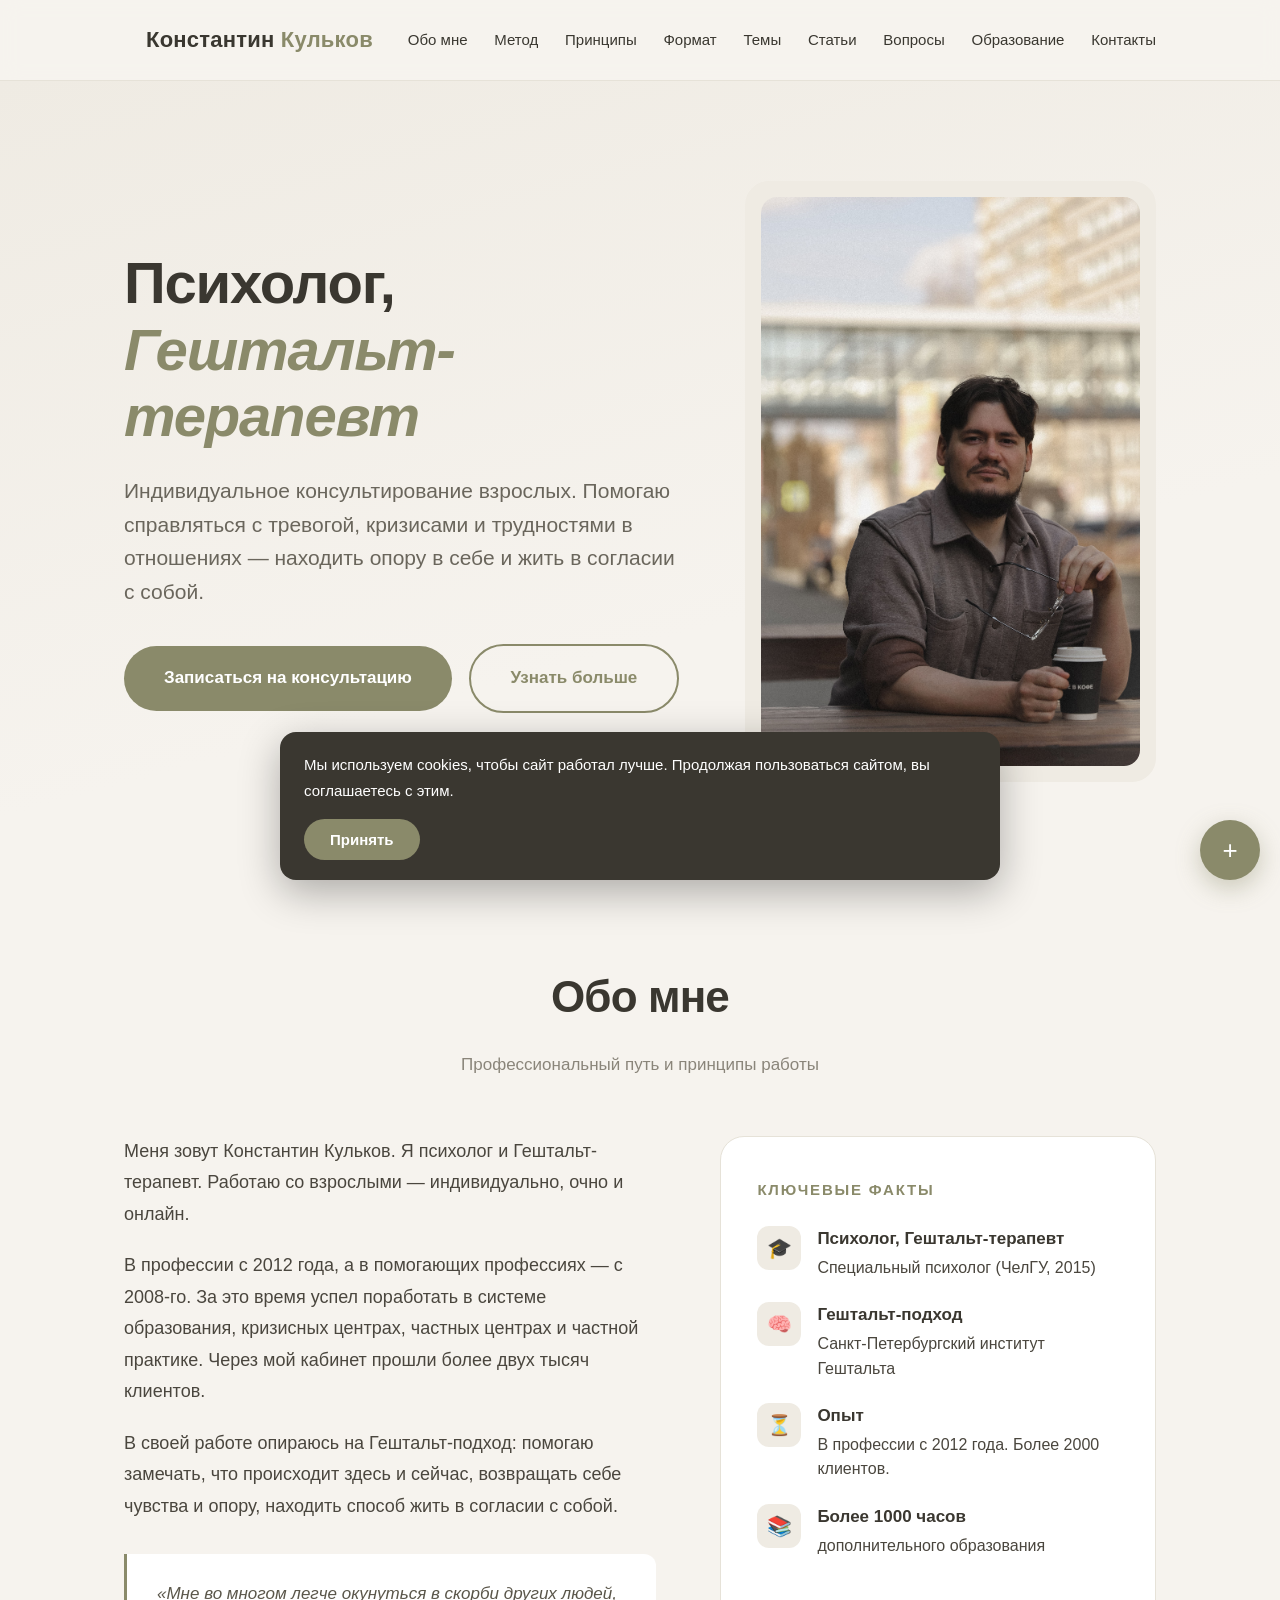
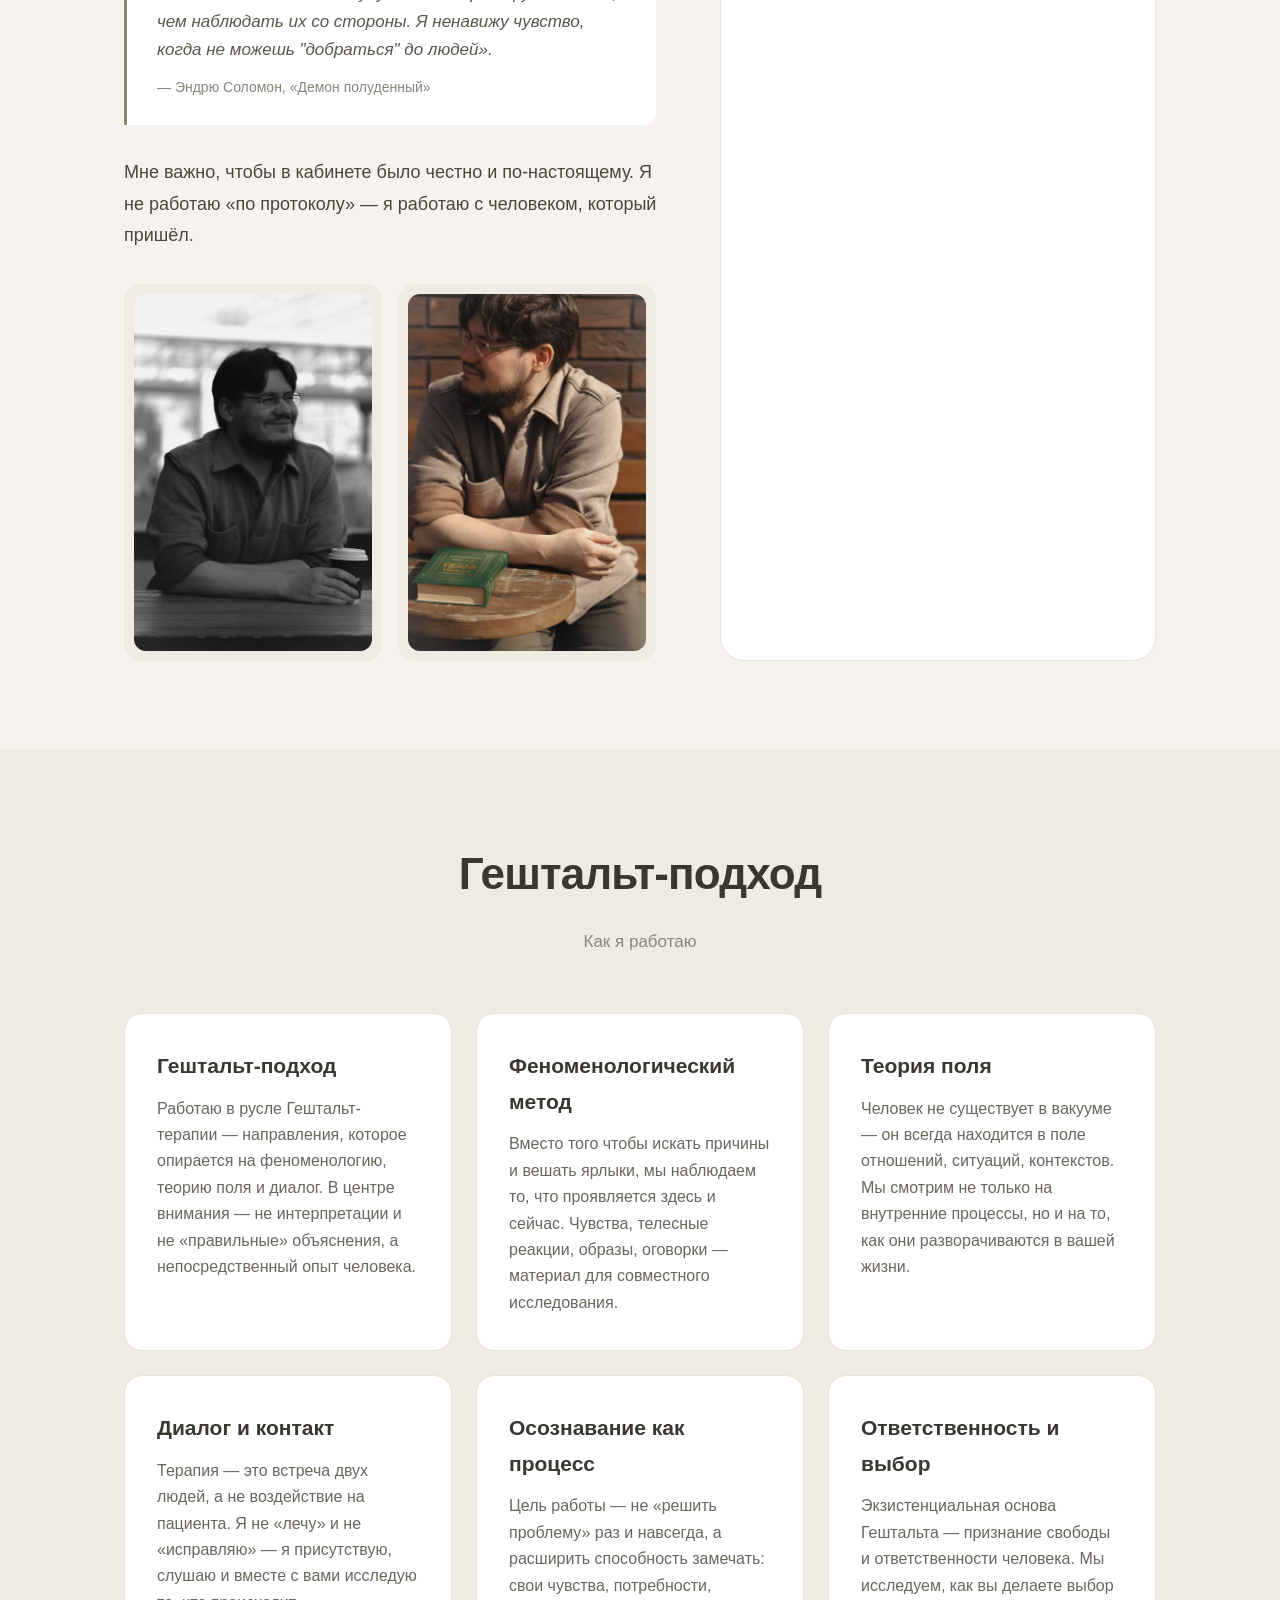
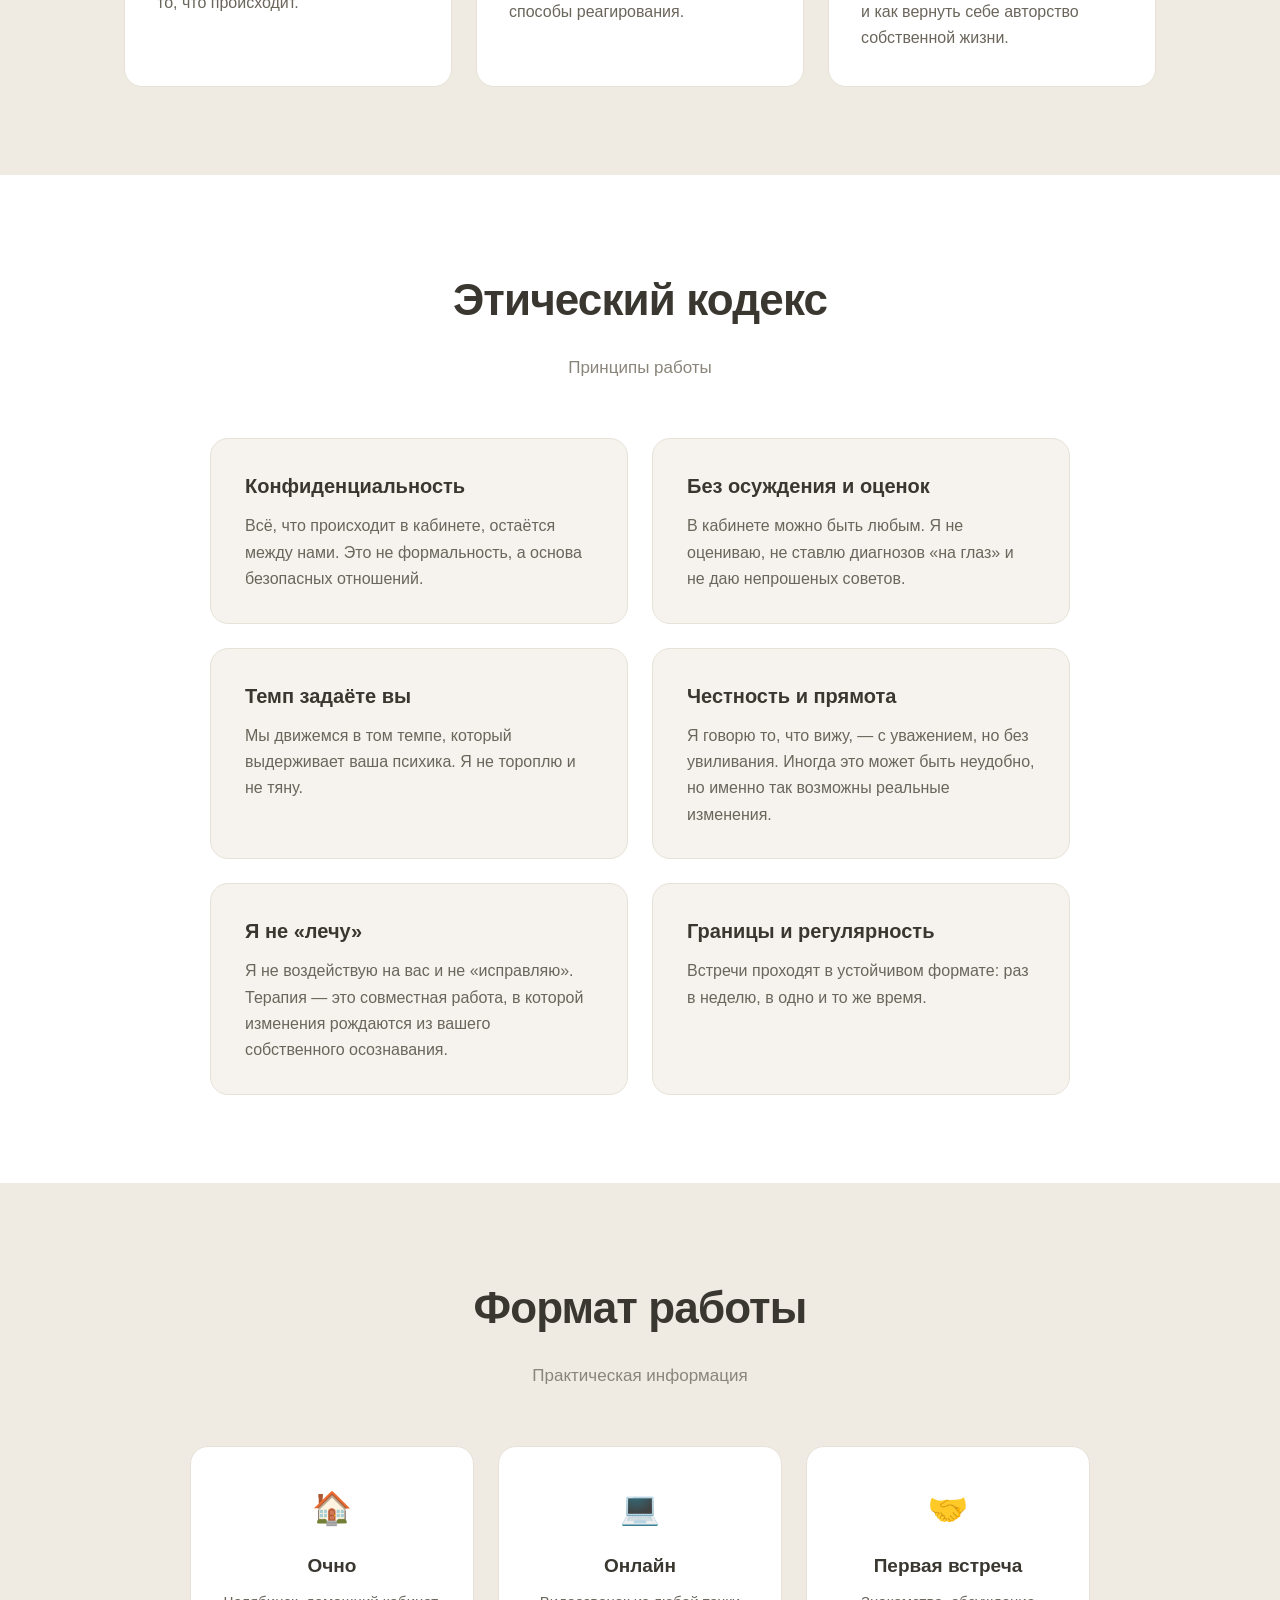
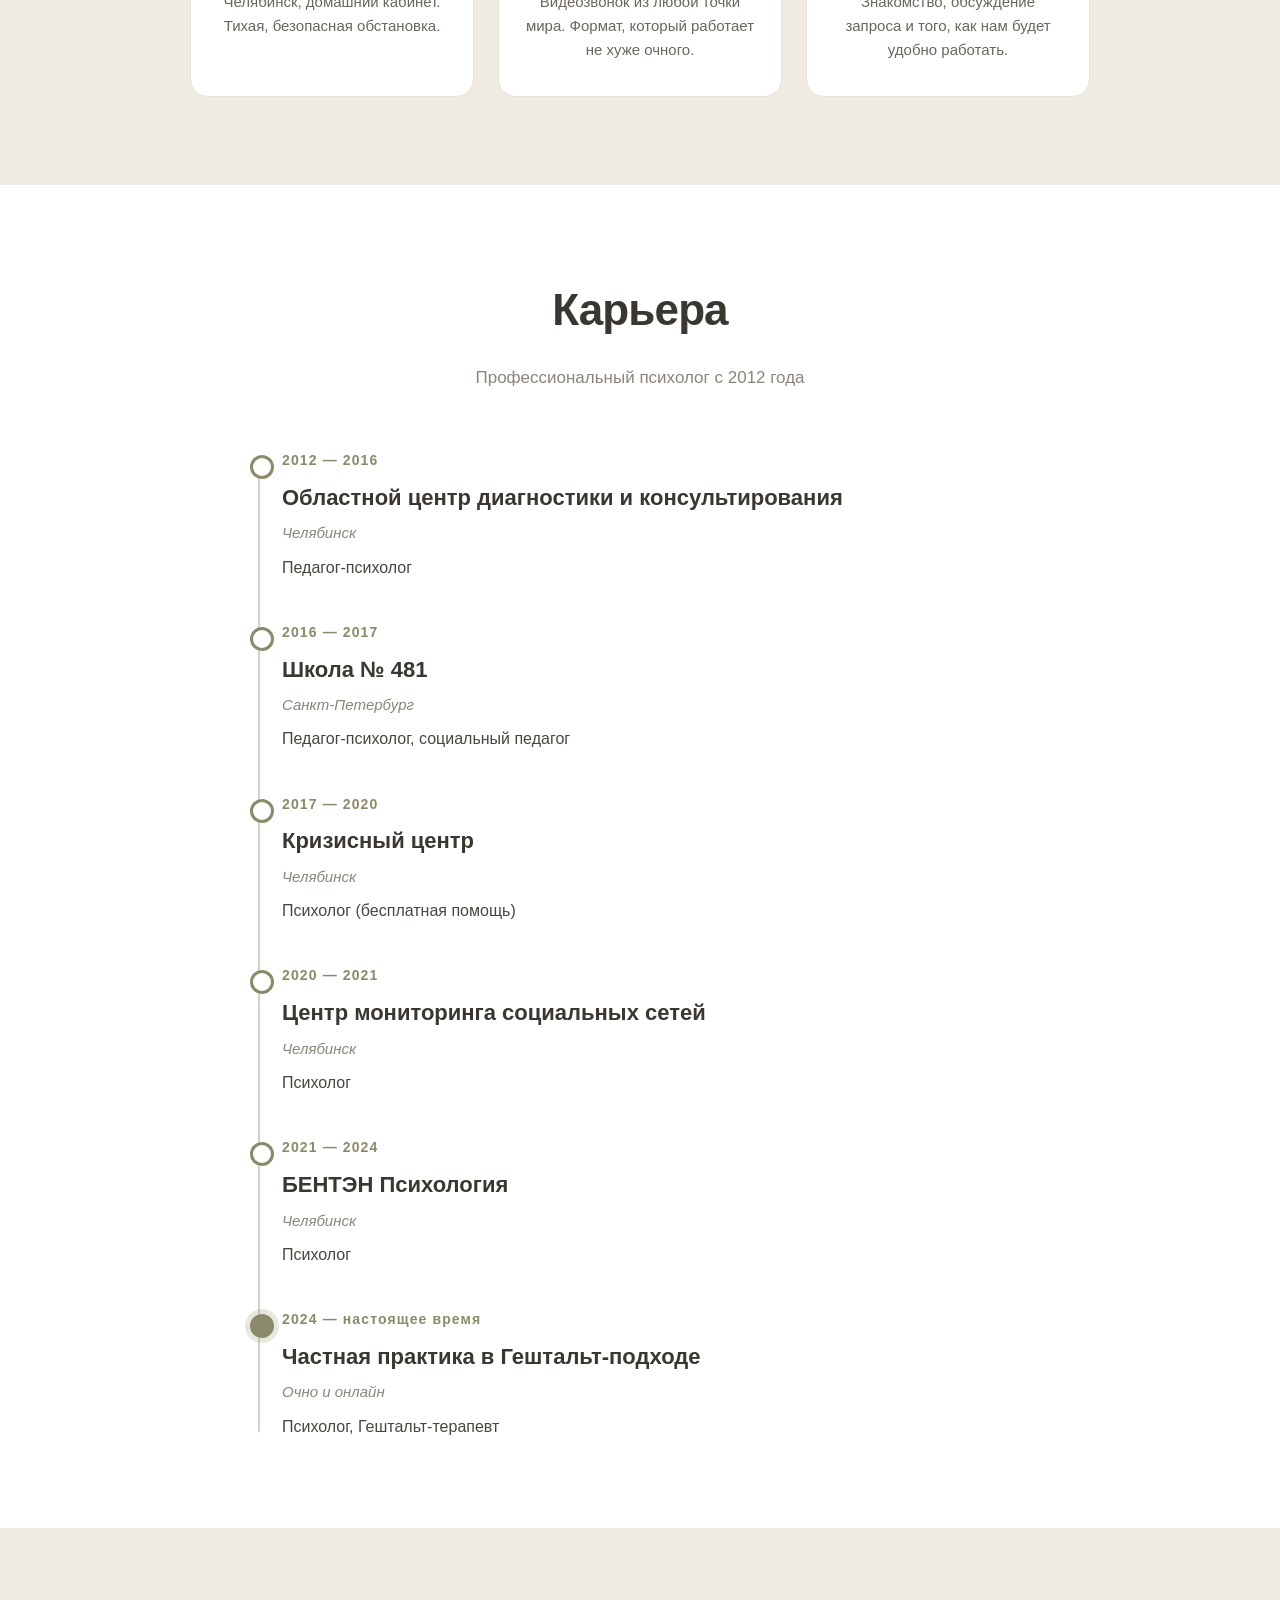
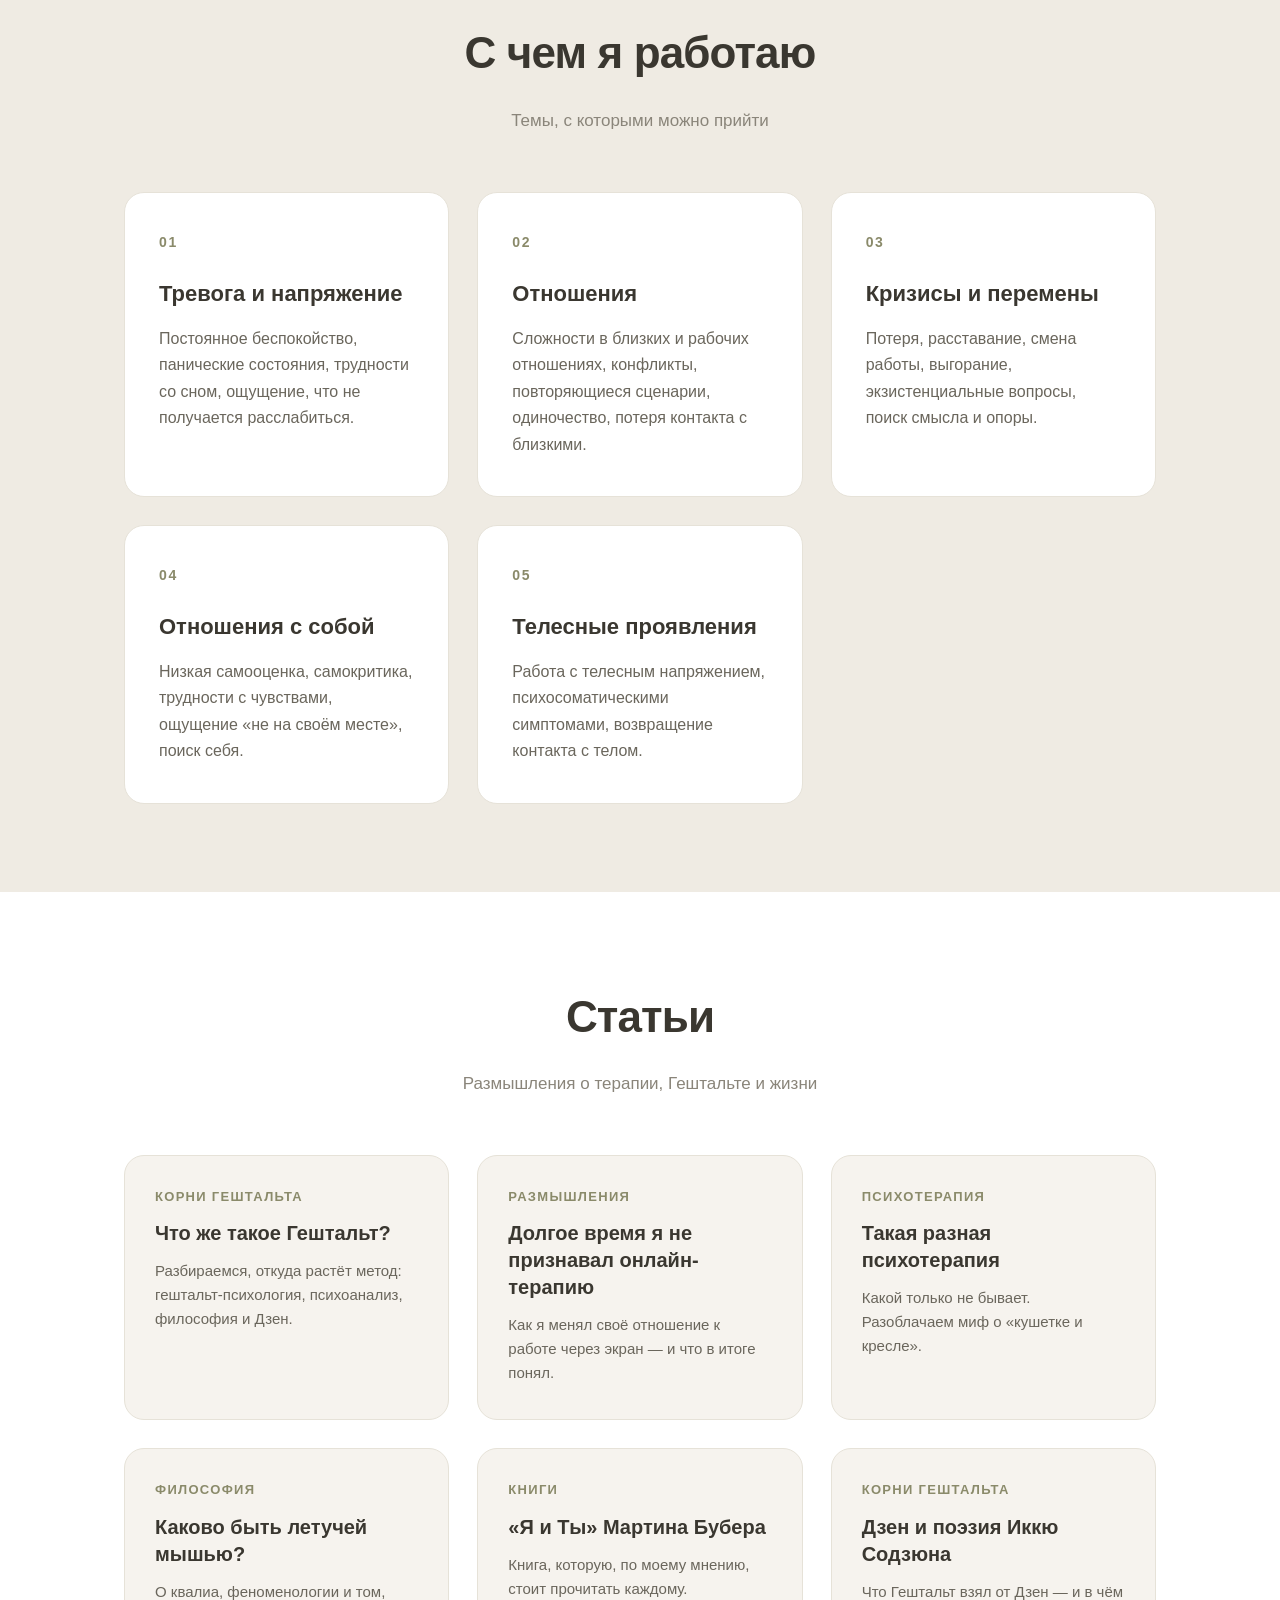
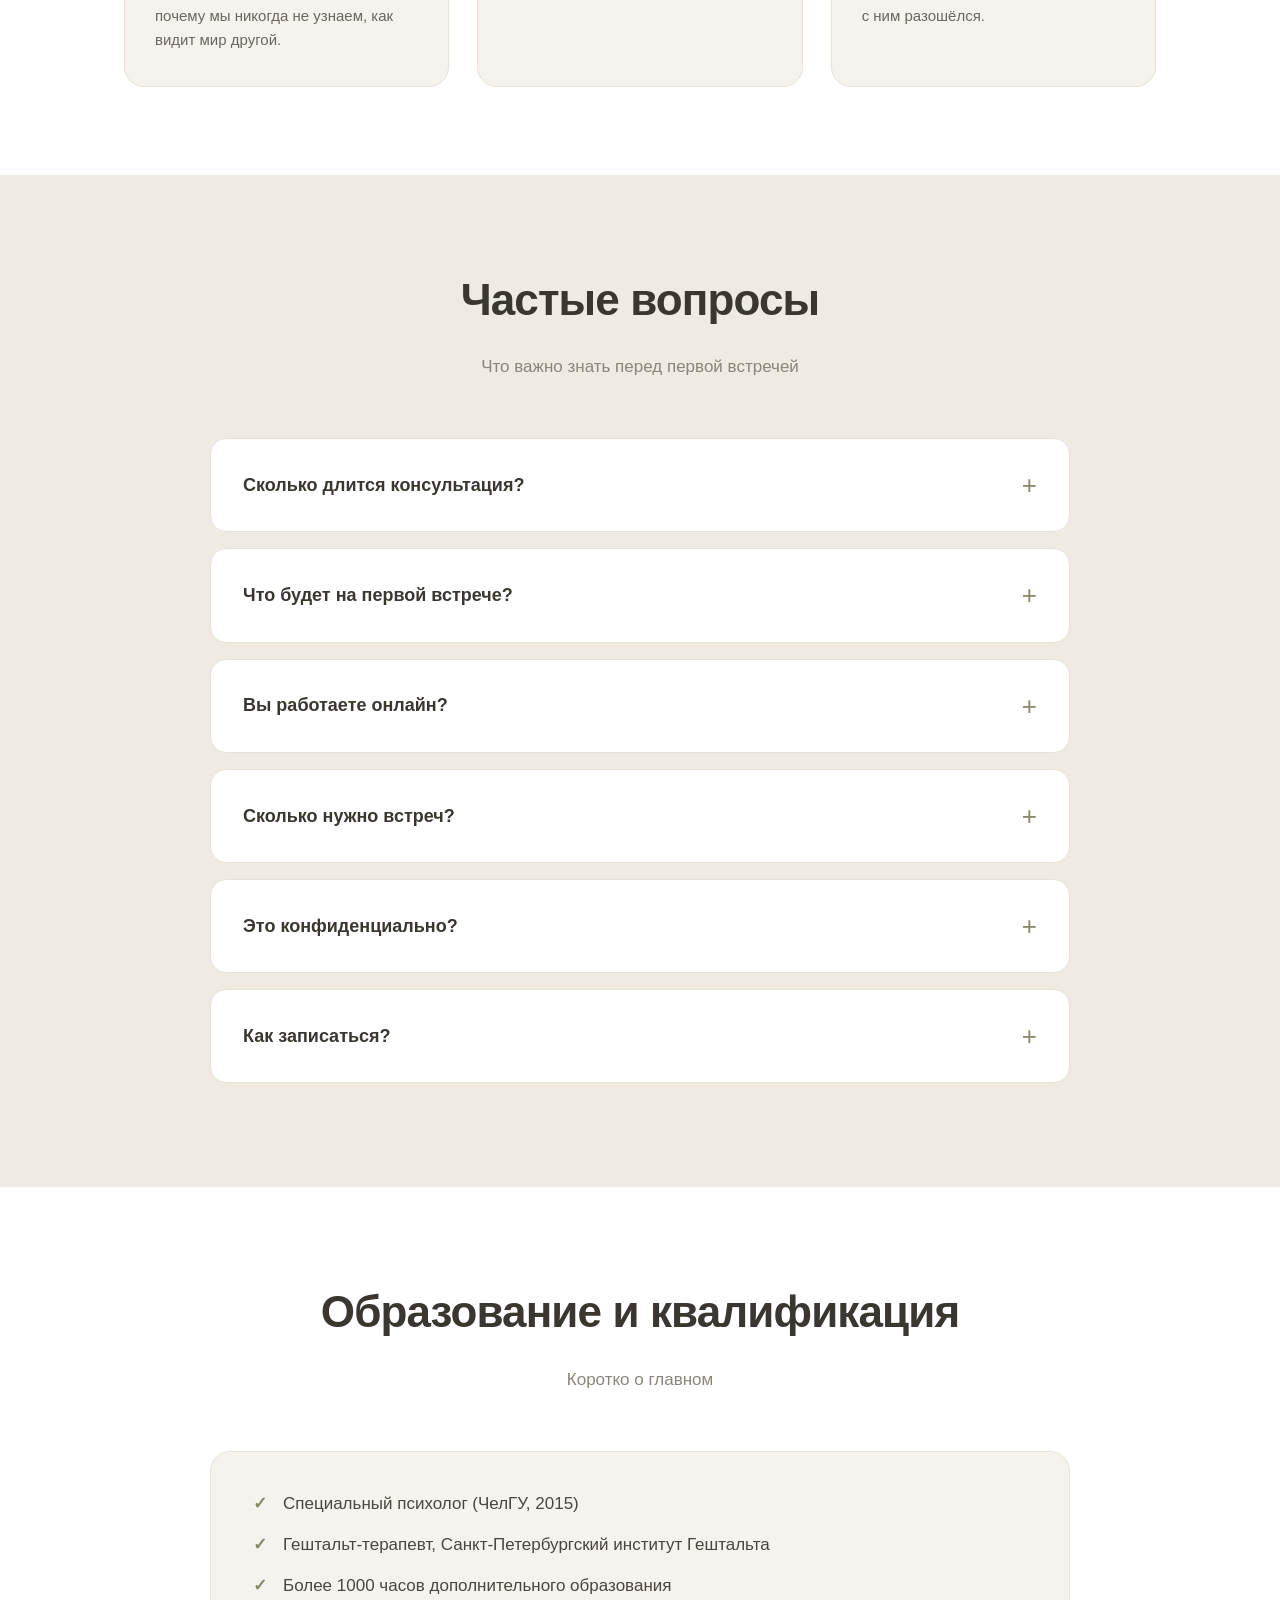
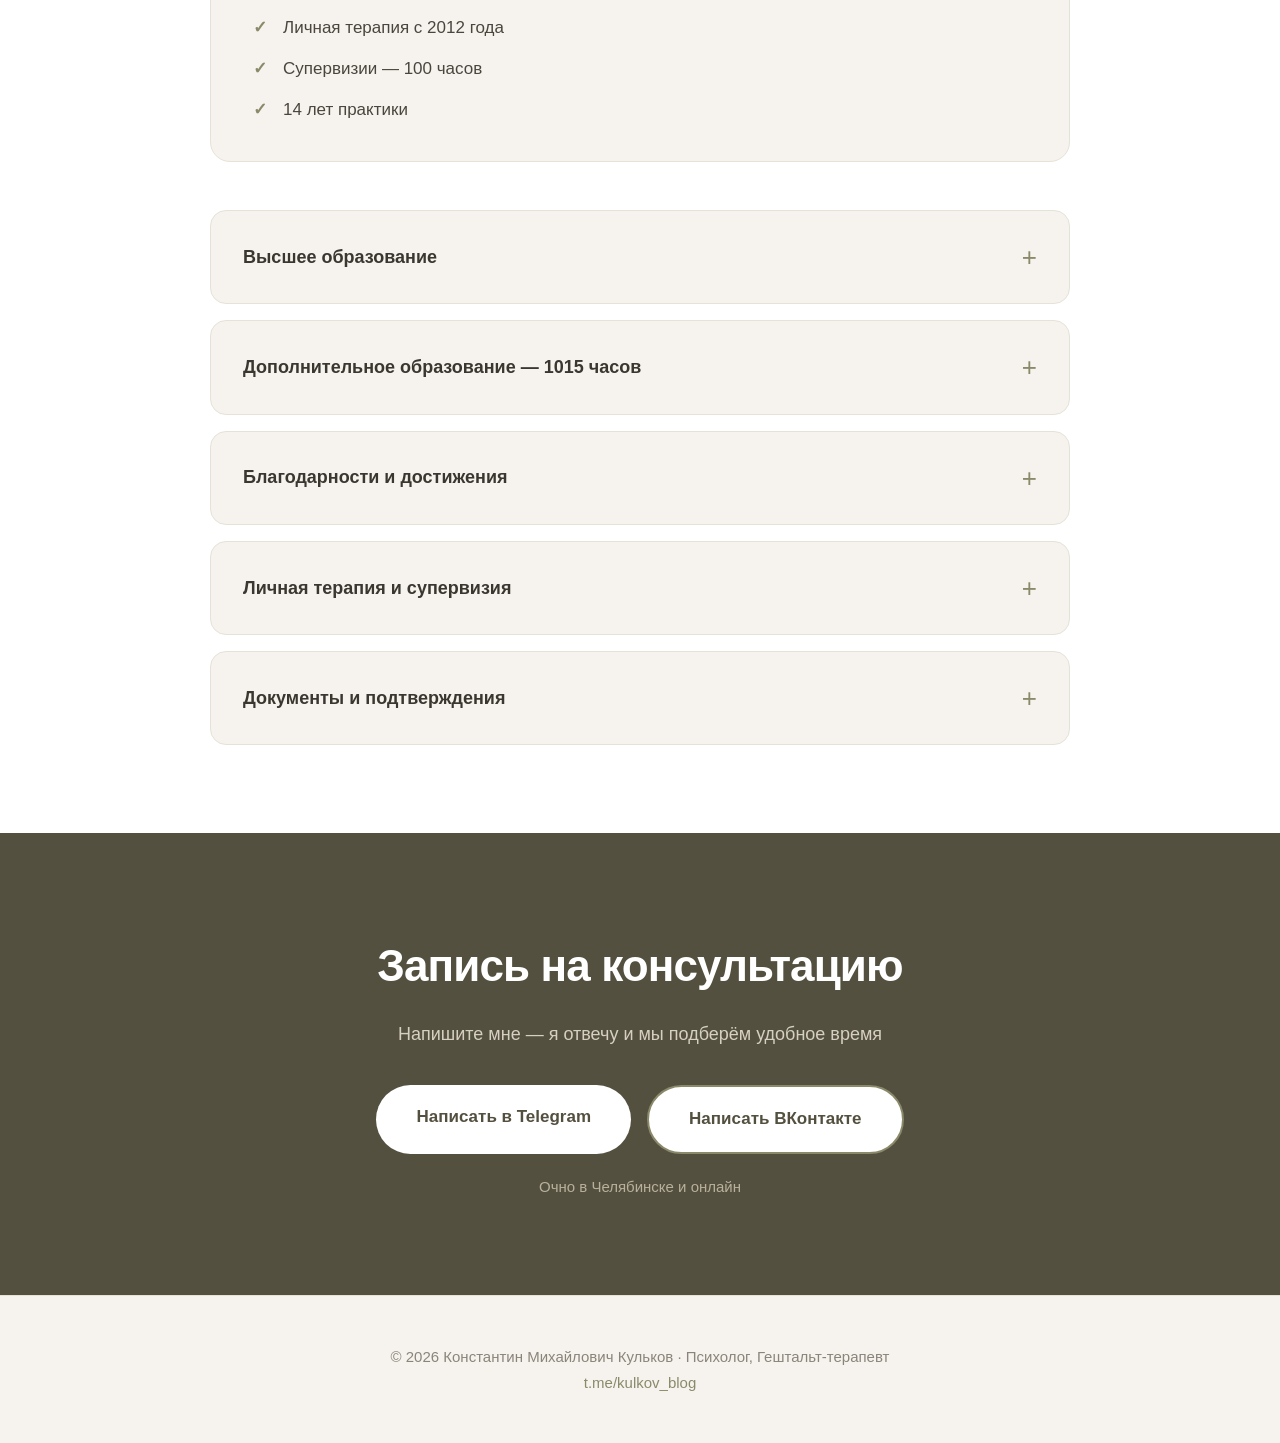
<file: index.html>
<!DOCTYPE html>
<html lang="ru">
<head>
<meta charset="UTF-8">
<meta name="viewport" content="width=device-width, initial-scale=1.0">
<title>Константин Кульков — психолог, Гештальт-терапевт</title>
<meta name="description" content="Константин Кульков — психолог, Гештальт-терапевт. Индивидуальное консультирование взрослых очно и онлайн. 14 лет практики.">
<link rel="stylesheet" href="style.css">


</head>
<body>

<header>
  <div class="container">
    <nav>
      <a href="index.html" class="logo">Константин <span>Кульков</span></a>
      <div class="nav-links">
        <a href="#about">Обо мне</a>
        <a href="#how">Метод</a>
        <a href="#principles">Принципы</a>
        <a href="#format">Формат</a>
        <a href="#services">Темы</a>
        <a href="#blog">Статьи</a>
        <a href="#faq">Вопросы</a>
        <a href="#education">Образование</a>
        <a href="#contact">Контакты</a>
      </div>
    </nav>
  </div>
</header>

<!-- Герой -->
<section class="hero">
  <div class="container">
    <div class="hero-inner">
      <div>
        <h1>Психолог,<br><em>Гештальт-терапевт</em></h1>
        <p>Индивидуальное консультирование взрослых. Помогаю справляться с тревогой, кризисами и трудностями в отношениях — находить опору в себе и жить в согласии с собой.</p>
        <a href="#contact" class="btn" data-goal="click_zapis">Записаться на консультацию</a>
        <a href="#about" class="btn btn-ghost">Узнать больше</a>
      </div>
      <div class="hero-photo">
        <img src="IMG_8576.jpg" alt="Константин Кульков">
      </div>
    </div>
  </div>
</section>

<!-- Обо мне -->
<section id="about">
  <div class="container">
    <h2>Обо мне</h2>
    <p class="subtitle">Профессиональный путь и принципы работы</p>
    <div class="about-grid">
      <div class="about-text">
        <p>Меня зовут Константин Кульков. Я психолог и Гештальт-терапевт. Работаю со взрослыми — индивидуально, очно и онлайн.</p>
        <p>В профессии с 2012 года, а в помогающих профессиях — с 2008-го. За это время успел поработать в системе образования, кризисных центрах, частных центрах и частной практике. Через мой кабинет прошли более двух тысяч клиентов.</p>
        <p>В своей работе опираюсь на Гештальт-подход: помогаю замечать, что происходит здесь и сейчас, возвращать себе чувства и опору, находить способ жить в согласии с собой.</p>

        <div class="about-quote">
          «Мне во многом легче окунуться в скорби других людей, чем наблюдать их со стороны. Я ненавижу чувство, когда не можешь "добраться" до людей».
          <div style="margin-top:12px; font-style: normal; font-size:14px; color:#8a857a;">— Эндрю Соломон, «Демон полуденный»</div>
        </div>

        <p>Мне важно, чтобы в кабинете было честно и по-настоящему. Я не работаю «по протоколу» — я работаю с человеком, который пришёл.</p>

        <div class="about-photos">
          <div><img src="IMG_8531.jpg" alt="Константин Кульков"></div>
          <div><img src="IMG_8459.jpg" alt="Константин Кульков"></div>
        </div>
      </div>
      <div class="about-facts">
        <h3>Ключевые факты</h3>
        <div class="fact">
          <div class="fact-icon">🎓</div>
          <div class="fact-text"><strong>Психолог, Гештальт-терапевт</strong>Специальный психолог (ЧелГУ, 2015)</div>
        </div>
        <div class="fact">
          <div class="fact-icon">🧠</div>
          <div class="fact-text"><strong>Гештальт-подход</strong>Санкт-Петербургский институт Гештальта</div>
        </div>
        <div class="fact">
          <div class="fact-icon">⏳</div>
          <div class="fact-text"><strong>Опыт</strong>В профессии с 2012 года. Более 2000 клиентов.</div>
        </div>
        <div class="fact">
          <div class="fact-icon">📚</div>
          <div class="fact-text"><strong>Более 1000 часов</strong>дополнительного образования</div>
        </div>
      </div>
    </div>
  </div>
</section>

<!-- Метод -->
<section id="how" class="how">
  <div class="container">
    <h2>Гештальт-подход</h2>
    <p class="subtitle">Как я работаю</p>
    <div class="how-grid">
      <div class="how-item">
        <h3>Гештальт-подход</h3>
        <p>Работаю в русле Гештальт-терапии — направления, которое опирается на феноменологию, теорию поля и диалог. В центре внимания — не интерпретации и не «правильные» объяснения, а непосредственный опыт человека.</p>
      </div>
      <div class="how-item">
        <h3>Феноменологический метод</h3>
        <p>Вместо того чтобы искать причины и вешать ярлыки, мы наблюдаем то, что проявляется здесь и сейчас. Чувства, телесные реакции, образы, оговорки — материал для совместного исследования.</p>
      </div>
      <div class="how-item">
        <h3>Теория поля</h3>
        <p>Человек не существует в вакууме — он всегда находится в поле отношений, ситуаций, контекстов. Мы смотрим не только на внутренние процессы, но и на то, как они разворачиваются в вашей жизни.</p>
      </div>
      <div class="how-item">
        <h3>Диалог и контакт</h3>
        <p>Терапия — это встреча двух людей, а не воздействие на пациента. Я не «лечу» и не «исправляю» — я присутствую, слушаю и вместе с вами исследую то, что происходит.</p>
      </div>
      <div class="how-item">
        <h3>Осознавание как процесс</h3>
        <p>Цель работы — не «решить проблему» раз и навсегда, а расширить способность замечать: свои чувства, потребности, способы реагирования.</p>
      </div>
      <div class="how-item">
        <h3>Ответственность и выбор</h3>
        <p>Экзистенциальная основа Гештальта — признание свободы и ответственности человека. Мы исследуем, как вы делаете выбор и как вернуть себе авторство собственной жизни.</p>
      </div>
    </div>
  </div>
</section>

<!-- Принципы -->
<section id="principles" class="principles">
  <div class="container">
    <h2>Этический кодекс</h2>
    <p class="subtitle">Принципы работы</p>
    <div class="principles-grid">
      <div class="principle">
        <h3>Конфиденциальность</h3>
        <p>Всё, что происходит в кабинете, остаётся между нами. Это не формальность, а основа безопасных отношений.</p>
      </div>
      <div class="principle">
        <h3>Без осуждения и оценок</h3>
        <p>В кабинете можно быть любым. Я не оцениваю, не ставлю диагнозов «на глаз» и не даю непрошеных советов.</p>
      </div>
      <div class="principle">
        <h3>Темп задаёте вы</h3>
        <p>Мы движемся в том темпе, который выдерживает ваша психика. Я не тороплю и не тяну.</p>
      </div>
      <div class="principle">
        <h3>Честность и прямота</h3>
        <p>Я говорю то, что вижу, — с уважением, но без увиливания. Иногда это может быть неудобно, но именно так возможны реальные изменения.</p>
      </div>
      <div class="principle">
        <h3>Я не «лечу»</h3>
        <p>Я не воздействую на вас и не «исправляю». Терапия — это совместная работа, в которой изменения рождаются из вашего собственного осознавания.</p>
      </div>
      <div class="principle">
        <h3>Границы и регулярность</h3>
        <p>Встречи проходят в устойчивом формате: раз в неделю, в одно и то же время.</p>
      </div>
    </div>
  </div>
</section>

<!-- Формат -->
<section id="format" class="format">
  <div class="container">
    <h2>Формат работы</h2>
    <p class="subtitle">Практическая информация</p>
    <div class="format-grid">
      <div class="format-item">
        <span class="format-icon">🏠</span>
        <h3>Очно</h3>
        <p>Челябинск, домашний кабинет. Тихая, безопасная обстановка.</p>
      </div>
      <div class="format-item">
        <span class="format-icon">💻</span>
        <h3>Онлайн</h3>
        <p>Видеозвонок из любой точки мира. Формат, который работает не хуже очного.</p>
      </div>
      <div class="format-item">
        <span class="format-icon">🤝</span>
        <h3>Первая встреча</h3>
        <p>Знакомство, обсуждение запроса и того, как нам будет удобно работать.</p>
      </div>
    </div>
  </div>
</section>

<!-- Карьера -->
<section id="career" class="career">
  <div class="container">
    <h2>Карьера</h2>
    <p class="subtitle">Профессиональный психолог с 2012 года</p>

    <div class="timeline">
      <div class="timeline-item">
        <div class="timeline-years">2012 — 2016</div>
        <h3>Областной центр диагностики и консультирования</h3>
        <div class="timeline-place">Челябинск</div>
        <div class="timeline-role">Педагог-психолог</div>
      </div>
      <div class="timeline-item">
        <div class="timeline-years">2016 — 2017</div>
        <h3>Школа № 481</h3>
        <div class="timeline-place">Санкт-Петербург</div>
        <div class="timeline-role">Педагог-психолог, социальный педагог</div>
      </div>
      <div class="timeline-item">
        <div class="timeline-years">2017 — 2020</div>
        <h3>Кризисный центр</h3>
        <div class="timeline-place">Челябинск</div>
        <div class="timeline-role">Психолог (бесплатная помощь)</div>
      </div>
      <div class="timeline-item">
        <div class="timeline-years">2020 — 2021</div>
        <h3>Центр мониторинга социальных сетей</h3>
        <div class="timeline-place">Челябинск</div>
        <div class="timeline-role">Психолог</div>
      </div>
      <div class="timeline-item">
        <div class="timeline-years">2021 — 2024</div>
        <h3>БЕНТЭН Психология</h3>
        <div class="timeline-place">Челябинск</div>
        <div class="timeline-role">Психолог</div>
      </div>
      <div class="timeline-item active">
        <div class="timeline-years">2024 — настоящее время</div>
        <h3>Частная практика в Гештальт-подходе</h3>
        <div class="timeline-place">Очно и онлайн</div>
        <div class="timeline-role">Психолог, Гештальт-терапевт</div>
      </div>
    </div>
  </div>
</section>

<!-- С чем работаю -->
<section id="services" class="services">
  <div class="container">
    <h2>С чем я работаю</h2>
    <p class="subtitle">Темы, с которыми можно прийти</p>
    <div class="cards">
      <div class="card">
        <div class="card-num">01</div>
        <h3>Тревога и напряжение</h3>
        <p>Постоянное беспокойство, панические состояния, трудности со сном, ощущение, что не получается расслабиться.</p>
      </div>
      <div class="card">
        <div class="card-num">02</div>
        <h3>Отношения</h3>
        <p>Сложности в близких и рабочих отношениях, конфликты, повторяющиеся сценарии, одиночество, потеря контакта с близкими.</p>
      </div>
      <div class="card">
        <div class="card-num">03</div>
        <h3>Кризисы и перемены</h3>
        <p>Потеря, расставание, смена работы, выгорание, экзистенциальные вопросы, поиск смысла и опоры.</p>
      </div>
      <div class="card">
        <div class="card-num">04</div>
        <h3>Отношения с собой</h3>
        <p>Низкая самооценка, самокритика, трудности с чувствами, ощущение «не на своём месте», поиск себя.</p>
      </div>
      <div class="card">
        <div class="card-num">05</div>
        <h3>Телесные проявления</h3>
        <p>Работа с телесным напряжением, психосоматическими симптомами, возвращение контакта с телом.</p>
      </div>
    </div>
  </div>
</section>

<!-- Блог -->
<section id="blog" class="blog">
  <div class="container">
    <h2>Статьи</h2>
    <p class="subtitle">Размышления о терапии, Гештальте и жизни</p>
    <div class="blog-grid">
      <a href="blog-geshtalt.html" class="blog-card">
        <div class="blog-card-body">
          <div class="blog-tag">Корни Гештальта</div>
          <h3>Что же такое Гештальт?</h3>
          <p>Разбираемся, откуда растёт метод: гештальт-психология, психоанализ, философия и Дзен.</p>
        </div>
      </a>
      <a href="blog-online.html" class="blog-card">
        <div class="blog-card-body">
          <div class="blog-tag">Размышления</div>
          <h3>Долгое время я не признавал онлайн-терапию</h3>
          <p>Как я менял своё отношение к работе через экран — и что в итоге понял.</p>
        </div>
      </a>
      <a href="blog-psihoterapiya.html" class="blog-card">
        <div class="blog-card-body">
          <div class="blog-tag">Психотерапия</div>
          <h3>Такая разная психотерапия</h3>
          <p>Какой только не бывает. Разоблачаем миф о «кушетке и кресле».</p>
        </div>
      </a>
      <a href="blog-mysh.html" class="blog-card">
        <div class="blog-card-body">
          <div class="blog-tag">Философия</div>
          <h3>Каково быть летучей мышью?</h3>
          <p>О квалиа, феноменологии и том, почему мы никогда не узнаем, как видит мир другой.</p>
        </div>
      </a>
      <a href="blog-buber.html" class="blog-card">
        <div class="blog-card-body">
          <div class="blog-tag">Книги</div>
          <h3>«Я и Ты» Мартина Бубера</h3>
          <p>Книга, которую, по моему мнению, стоит прочитать каждому.</p>
        </div>
      </a>
      <a href="blog-dzen.html" class="blog-card">
        <div class="blog-card-body">
          <div class="blog-tag">Корни Гештальта</div>
          <h3>Дзен и поэзия Иккю Содзюна</h3>
          <p>Что Гештальт взял от Дзен — и в чём с ним разошёлся.</p>
        </div>
      </a>
    </div>
  </div>
</section>

<!-- FAQ -->
<section id="faq" class="faq">
  <div class="container">
    <h2>Частые вопросы</h2>
    <p class="subtitle">Что важно знать перед первой встречей</p>
    <div class="faq-list">
      <details class="faq-item">
        <summary>Сколько длится консультация?</summary>
        <div class="faq-content">Сессия длится 50 минут. Обычно встречи проходят раз в неделю, в одно и то же время. Это устойчивый формат, который создаёт предсказуемость и позволяет процессу разворачиваться.</div>
      </details>
      <details class="faq-item">
        <summary>Что будет на первой встрече?</summary>
        <div class="faq-content">Это знакомство. Мы обсудим ваш запрос, то, что вас беспокоит, и то, как нам будет удобно работать. Вы сможете задать любые вопросы. По итогам первой встречи вы сами решите, продолжать ли.</div>
      </details>
      <details class="faq-item">
        <summary>Вы работаете онлайн?</summary>
        <div class="faq-content">Да. Я принимаю очно в Челябинске и онлайн — по видеозвонку из любой точки мира. Мой опыт показывает, что онлайн-терапия работает не хуже очной, если оба участника включены в процесс.</div>
      </details>
      <details class="faq-item">
        <summary>Сколько нужно встреч?</summary>
        <div class="faq-content">Это индивидуально. Кто-то приходит с конкретным вопросом и находит решение за несколько встреч. Кому-то нужна длительная работа. Мы обсудим это на первой встрече — я не буду навязывать формат, который вам не подходит.</div>
      </details>
      <details class="faq-item">
        <summary>Это конфиденциально?</summary>
        <div class="faq-content">Да. Всё, что происходит в кабинете, остаётся между нами. Исключения — только те, что прописаны в законе (угроза жизни и здоровью). Это основа безопасных отношений.</div>
      </details>
      <details class="faq-item">
        <summary>Как записаться?</summary>
        <div class="faq-content">Напишите мне в Telegram <a href="https://t.me/kulkov_km" target="_blank">@kulkov_km</a> или оставьте заявку через форму ниже. Я отвечу и мы подберём удобное время.</div>
      </details>
    </div>
  </div>
</section>

<!-- Образование -->
<section id="education" class="education">
  <div class="container">
    <h2>Образование и квалификация</h2>
    <p class="subtitle">Коротко о главном</p>

    <div class="edu-summary">
      <ul>
        <li>Специальный психолог (ЧелГУ, 2015)</li>
        <li>Гештальт-терапевт, Санкт-Петербургский институт Гештальта</li>
        <li>Более 1000 часов дополнительного образования</li>
        <li>Личная терапия с 2012 года</li>
        <li>Супервизии — 100 часов</li>
        <li>14 лет практики</li>
      </ul>
    </div>

    <details class="edu-details">
      <summary>Высшее образование</summary>
      <div class="edu-content">
        <ul>
          <li>Специальность: Специальный психолог. Год: 2015. Челябинский государственный университет (ЧелГУ).</li>
        </ul>
      </div>
    </details>

    <details class="edu-details">
      <summary>Дополнительное образование — 1015 часов</summary>
      <div class="edu-content">
        <div class="edu-sub">Психология и психотерапия</div>
        <ul>
          <li>«Современные технологии психотерапии и консультирования в стратегии личностного роста». Год: 2012. Часы: 144. Магнитогорский государственный университет, факультет психологии; Челябинская государственная медицинская академия.</li>
          <li>«Психотерапия, практическая психология и инновационные технологии в реабилитационных программах при зависимостях». Год: 2013. Часы: 96. Евразийская профессиональная ассоциация аддиктивной медицины; ЮУГМУ.</li>
          <li>Семинар-практикум по использованию проективных карт. Год: 2014. Часы: 16. Институт проективных карт.</li>
          <li>«Интегративные технологии в психологии». Год: 2015. Часы: 27. Центр практической психологии образования.</li>
          <li>«Холотропное дыхание: практика применения». Год: 2015. Часы: 12. Центр практической психологии образования.</li>
          <li>Профессиональный тренинг «Инсайт». Часы: 74. Международная Академия Психологических наук.</li>
        </ul>
        <div class="edu-sub">Детская и подростковая психология</div>
        <ul>
          <li>«Оказание комплексной психолого-педагогической и медико-социальной помощи несовершеннолетним». Год: 2012. Часы: 72. МГППУ.</li>
          <li>«Педагогические условия включения детей с ОВЗ и детей-инвалидов в программы дополнительного образования». Год: 2015. Часы: 72. МГППУ.</li>
          <li>«Организация инклюзивного образования детей-инвалидов, детей с ОВЗ в общеобразовательных организациях». Год: 2015. Часы: 72. МГППУ.</li>
          <li>«Профессиональная ориентация старшеклассников в современных социально-экономических условиях». Год: 2016. СПбГЭУ.</li>
          <li>«Жизнь без страха». Год: 2017. Кризисный центр для женщин и детей «Екатерина», Екатеринбург.</li>
        </ul>
        <div class="edu-sub">Медиация</div>
        <ul>
          <li>«Практическая конфликтология. Медиативная компетентность в управлении конфликтной ситуацией». Год: 2013. Часы: 72. Челябинское отделение ППЛ.</li>
          <li>«Сертифицированный Ко-медиатор». Год: 2013. Часы: 72. Немецкая школа коучинга и медиации, СПб.</li>
          <li>«Гражданско-правовые аспекты медиации». Год: 2014. Часы: 18. Центр «HAPPY».</li>
          <li>«Медиация (посредничество). Базовый курс». Год: 2015. Часы: 120. ЧОУ ДПО «ЦНТИ «Прогресс», СПб.</li>
        </ul>
      </div>
    </details>

    <details class="edu-details">
      <summary>Благодарности и достижения</summary>
      <div class="edu-content">
        <ul>
          <li>Свидетельство участника Всероссийского психологического форума «Обучение. Воспитание. Развитие — 2012». Сочи. 2012.</li>
          <li>Сертификат участника IV Межрегиональной конференции «Психотерапия, практическая психология и инновационные технологии». Магнитогорск. 2014.</li>
          <li>Свидетельство участника X Всероссийской научно-практической конференции «Психология образования». Москва. 2014.</li>
          <li>Сертификат участника Всероссийской научно-практической конференции «Организация и содержание обучения детей со сложной структурой дефекта». Москва. 2014.</li>
          <li>Благодарность Челябинского отделения ППЛ «За активное участие в развитии медиации». 2014.</li>
          <li>Грамота Федерации психологов образования России «За активную работу». 2014.</li>
          <li>Диплом победителя областного конкурса «Педагог-психолог Челябинской области — 2016».</li>
          <li>Благодарность Министерства образования и науки Челябинской области «За вклад в развитие образования детей-инвалидов и детей с ОВЗ». 2016.</li>
          <li>Благодарственное письмо Уполномоченного по правам человека в Челябинской области. 2016.</li>
        </ul>
      </div>
    </details>

    <details class="edu-details">
      <summary>Личная терапия и супервизия</summary>
      <div class="edu-content">
        <ul>
          <li>Личная терапия — с 2012 года.</li>
          <li>Супервизии — 100 часов.</li>
          <li>Санкт-Петербургский институт Гештальта. Пролонгированная психотерапевтическая группа. Год: 2015. Объём: 200 часов.</li>
        </ul>
      </div>
    </details>

    <details class="edu-details">
      <summary>Документы и подтверждения</summary>
      <div class="edu-content">
        <div class="docs-carousel">
          <div class="docs-track">
            <div class="doc-slide"><img src="20200621_143629.jpg" alt="Документ" loading="lazy"></div>
            <div class="doc-slide"><img src="20200621_143709.jpg" alt="Документ" loading="lazy"></div>
            <div class="doc-slide"><img src="20200621_143716.jpg" alt="Документ" loading="lazy"></div>
            <div class="doc-slide"><img src="20200621_143723.jpg" alt="Документ" loading="lazy"></div>
            <div class="doc-slide"><img src="20200621_143732.jpg" alt="Документ" loading="lazy"></div>
            <div class="doc-slide"><img src="20200621_143815.jpg" alt="Документ" loading="lazy"></div>
            <div class="doc-slide"><img src="20200621_143826.jpg" alt="Документ" loading="lazy"></div>
            <div class="doc-slide"><img src="20200621_143907.jpg" alt="Документ" loading="lazy"></div>
            <div class="doc-slide"><img src="20200621_143910.jpg" alt="Документ" loading="lazy"></div>
            <div class="doc-slide"><img src="20200621_143916.jpg" alt="Документ" loading="lazy"></div>
            <div class="doc-slide"><img src="20200621_143920.jpg" alt="Документ" loading="lazy"></div>
            <div class="doc-slide"><img src="20200621_143927.jpg" alt="Документ" loading="lazy"></div>
            <div class="doc-slide"><img src="20200621_143929.jpg" alt="Документ" loading="lazy"></div>
            <div class="doc-slide"><img src="20200621_143935.jpg" alt="Документ" loading="lazy"></div>
            <div class="doc-slide"><img src="20200621_144008.jpg" alt="Документ" loading="lazy"></div>
            <div class="doc-slide"><img src="20200621_144013.jpg" alt="Документ" loading="lazy"></div>
            <div class="doc-slide"><img src="20200621_144049.jpg" alt="Документ" loading="lazy"></div>
            <div class="doc-slide"><img src="20200621_144053.jpg" alt="Документ" loading="lazy"></div>
            <div class="doc-slide"><img src="20200621_144059.jpg" alt="Документ" loading="lazy"></div>
            <div class="doc-slide"><img src="20200621_144103.jpg" alt="Документ" loading="lazy"></div>
            <div class="doc-slide"><img src="20200621_144107.jpg" alt="Документ" loading="lazy"></div>
            <div class="doc-slide"><img src="20200621_144112.jpg" alt="Документ" loading="lazy"></div>
            <div class="doc-slide"><img src="20200621_144127.jpg" alt="Документ" loading="lazy"></div>
            <div class="doc-slide"><img src="20200621_144132.jpg" alt="Документ" loading="lazy"></div>
            <div class="doc-slide"><img src="20200621_144136.jpg" alt="Документ" loading="lazy"></div>
            <div class="doc-slide"><img src="20200621_144143.jpg" alt="Документ" loading="lazy"></div>
            <div class="doc-slide"><img src="20200621_144148.jpg" alt="Документ" loading="lazy"></div>
            <div class="doc-slide"><img src="20200621_144153.jpg" alt="Документ" loading="lazy"></div>
            <div class="doc-slide"><img src="20200621_144157.jpg" alt="Документ" loading="lazy"></div>
            <div class="doc-slide"><img src="20200621_144204.jpg" alt="Документ" loading="lazy"></div>
            <div class="doc-slide"><img src="20200621_144208.jpg" alt="Документ" loading="lazy"></div>
            <div class="doc-slide"><img src="20200621_144214.jpg" alt="Документ" loading="lazy"></div>
            <div class="doc-slide"><img src="20200621_144221.jpg" alt="Документ" loading="lazy"></div>
            <div class="doc-slide"><img src="20200621_144231.jpg" alt="Документ" loading="lazy"></div>
            <div class="doc-slide"><img src="20200621_144235.jpg" alt="Документ" loading="lazy"></div>
            <div class="doc-slide"><img src="20200621_144241.jpg" alt="Документ" loading="lazy"></div>
            <div class="doc-slide"><img src="20200621_144245.jpg" alt="Документ" loading="lazy"></div>
            <div class="doc-slide"><img src="20200621_144255.jpg" alt="Документ" loading="lazy"></div>
            <div class="doc-slide"><img src="20200621_144306.jpg" alt="Документ" loading="lazy"></div>
          </div>
        </div>
      </div>
    </details>
  </div>
</section>

<!-- Контакты -->
<section id="contact" class="cta">
  <div class="container">
    <h2>Запись на консультацию</h2>
    <p>Напишите мне — я отвечу и мы подберём удобное время</p>

    <div class="cta-buttons">
      <a href="https://t.me/kulkov_km?text=Здравствуйте!%20Хочу%20записаться%20на%20консультацию" class="btn" target="_blank" rel="noopener">
        Написать в Telegram
      </a>
      <a href="https://vk.me/kulkovkm" class="btn btn-ghost" target="_blank" rel="noopener">
        Написать ВКонтакте
      </a>
    </div>

    <div class="cta-note">Очно в Челябинске и онлайн</div>
  </div>
</section>

<footer>
  <div class="container">
    © 2026 Константин Михайлович Кульков · Психолог, Гештальт-терапевт<br>
    <a href="https://t.me/kulkov_blog" target="_blank">t.me/kulkov_blog</a>
  </div>
</footer>

<!-- Плавающая навигация -->
<div class="float-nav" id="floatNav">
  <div class="float-nav-menu">
    <a href="#about">Обо мне</a>
    <a href="#how">Метод</a>
    <a href="#principles">Принципы</a>
    <a href="#format">Формат</a>
    <a href="#career">Карьера</a>
    <a href="#services">Темы</a>
    <a href="#blog">Статьи</a>
    <a href="#faq">Вопросы</a>
    <a href="#education">Образование</a>
    <a href="#contact">Контакты</a>
  </div>
  <button class="float-nav-toggle" aria-label="Меню навигации">+</button>
</div>

<!-- Cookies -->
<div class="cookie-banner hidden" id="cookieBanner">
  <div>Мы используем cookies, чтобы сайт работал лучше. Продолжая пользоваться сайтом, вы соглашаетесь с этим.</div>
  <button onclick="acceptCookies()">Принять</button>
</div>

<script src="script.js"></script>

</body>
</html>
</file>
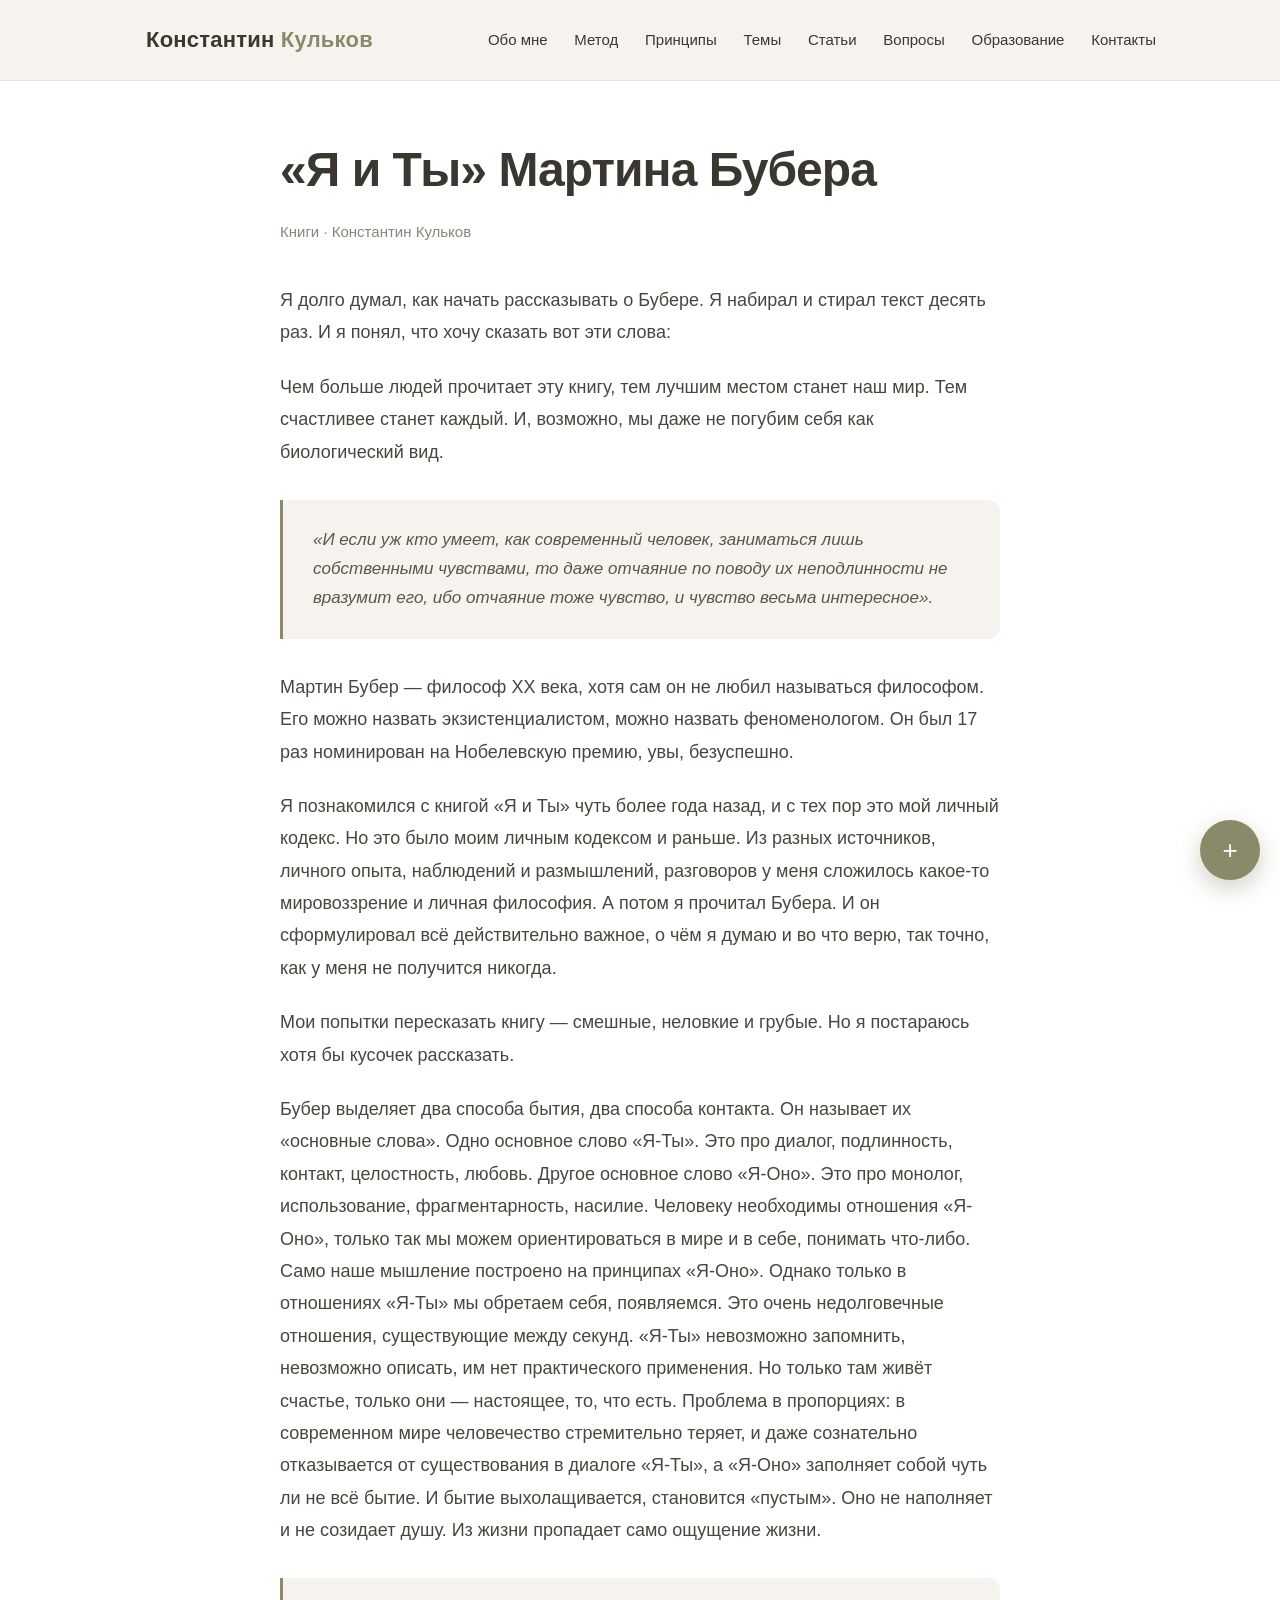
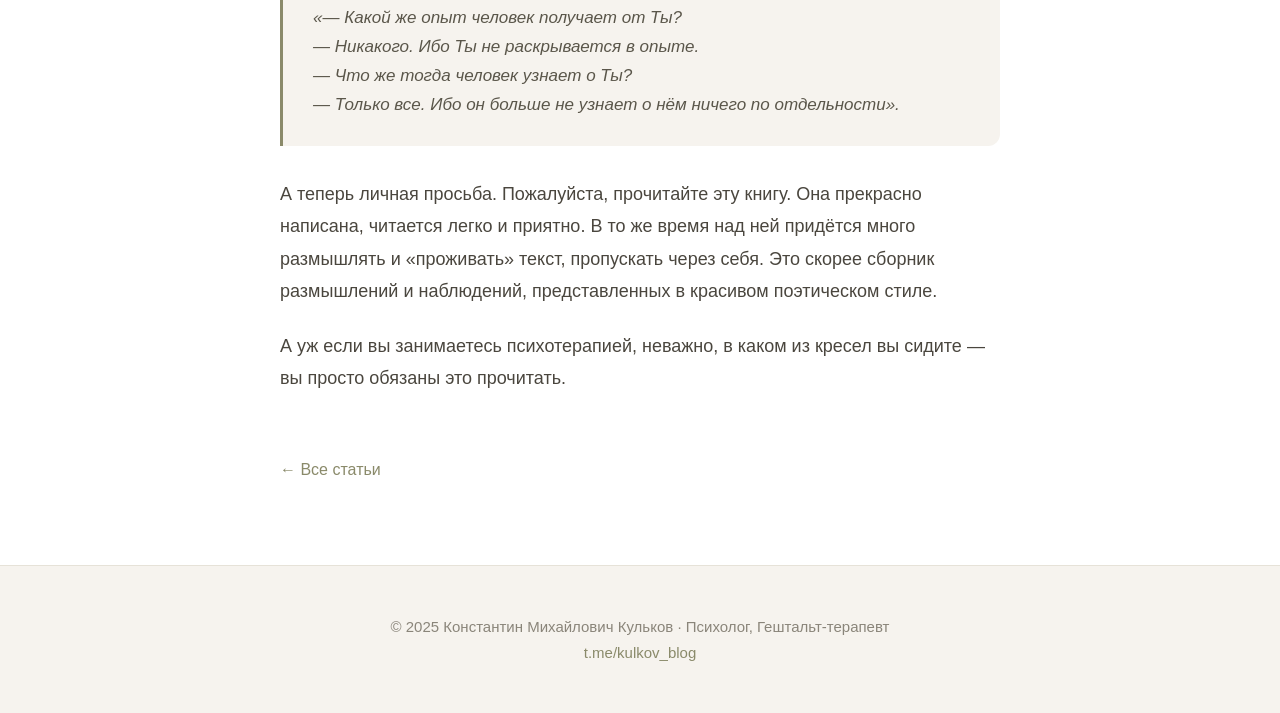
<file: blog-buber.html>
<!DOCTYPE html>
<html lang="ru">
<head>
<meta charset="UTF-8">
<meta name="viewport" content="width=device-width, initial-scale=1.0">
<title>«Я и Ты» Мартина Бубера — Константин Кульков</title>
<meta name="description" content="Книга, которую, по моему мнению, стоит прочитать каждому. О диалогическом персонализме Мартина Бубера.">
<link rel="stylesheet" href="style.css">
</head>
<body>

<header>
  <div class="container">
    <nav>
      <a href="index.html" class="logo">Константин <span>Кульков</span></a>
      <div class="nav-links">
        <a href="index.html#about">Обо мне</a>
        <a href="index.html#how">Метод</a>
        <a href="index.html#principles">Принципы</a>
        <a href="index.html#services">Темы</a>
        <a href="index.html#blog">Статьи</a>
        <a href="index.html#faq">Вопросы</a>
        <a href="index.html#education">Образование</a>
        <a href="index.html#contact">Контакты</a>
      </div>
    </nav>
  </div>
</header>

<article class="article">
  <div class="container">
    <div class="article-inner">
      <h1>«Я и Ты» Мартина Бубера</h1>
      <div class="article-meta">Книги · Константин Кульков</div>

      <div class="article-content">
        <p>Я долго думал, как начать рассказывать о Бубере. Я набирал и стирал текст десять раз. И я понял, что хочу сказать вот эти слова:</p>

        <p>Чем больше людей прочитает эту книгу, тем лучшим местом станет наш мир. Тем счастливее станет каждый. И, возможно, мы даже не погубим себя как биологический вид.</p>

        <blockquote>«И если уж кто умеет, как современный человек, заниматься лишь собственными чувствами, то даже отчаяние по поводу их неподлинности не вразумит его, ибо отчаяние тоже чувство, и чувство весьма интересное».</blockquote>

        <p>Мартин Бубер — философ XX века, хотя сам он не любил называться философом. Его можно назвать экзистенциалистом, можно назвать феноменологом. Он был 17 раз номинирован на Нобелевскую премию, увы, безуспешно.</p>

        <p>Я познакомился с книгой «Я и Ты» чуть более года назад, и с тех пор это мой личный кодекс. Но это было моим личным кодексом и раньше. Из разных источников, личного опыта, наблюдений и размышлений, разговоров у меня сложилось какое-то мировоззрение и личная философия. А потом я прочитал Бубера. И он сформулировал всё действительно важное, о чём я думаю и во что верю, так точно, как у меня не получится никогда.</p>

        <p>Мои попытки пересказать книгу — смешные, неловкие и грубые. Но я постараюсь хотя бы кусочек рассказать.</p>

        <p>Бубер выделяет два способа бытия, два способа контакта. Он называет их «основные слова». Одно основное слово «Я-Ты». Это про диалог, подлинность, контакт, целостность, любовь. Другое основное слово «Я-Оно». Это про монолог, использование, фрагментарность, насилие. Человеку необходимы отношения «Я-Оно», только так мы можем ориентироваться в мире и в себе, понимать что-либо. Само наше мышление построено на принципах «Я-Оно». Однако только в отношениях «Я-Ты» мы обретаем себя, появляемся. Это очень недолговечные отношения, существующие между секунд. «Я-Ты» невозможно запомнить, невозможно описать, им нет практического применения. Но только там живёт счастье, только они — настоящее, то, что есть. Проблема в пропорциях: в современном мире человечество стремительно теряет, и даже сознательно отказывается от существования в диалоге «Я-Ты», а «Я-Оно» заполняет собой чуть ли не всё бытие. И бытие выхолащивается, становится «пустым». Оно не наполняет и не созидает душу. Из жизни пропадает само ощущение жизни.</p>

        <blockquote>«— Какой же опыт человек получает от Ты?<br>— Никакого. Ибо Ты не раскрывается в опыте.<br>— Что же тогда человек узнает о Ты?<br>— Только все. Ибо он больше не узнает о нём ничего по отдельности».</blockquote>

        <p>А теперь личная просьба. Пожалуйста, прочитайте эту книгу. Она прекрасно написана, читается легко и приятно. В то же время над ней придётся много размышлять и «проживать» текст, пропускать через себя. Это скорее сборник размышлений и наблюдений, представленных в красивом поэтическом стиле.</p>

        <p>А уж если вы занимаетесь психотерапией, неважно, в каком из кресел вы сидите — вы просто обязаны это прочитать.</p>

        <a href="index.html#blog" class="article-back">← Все статьи</a>
      </div>
    </div>
  </div>
</article>

<footer>
  <div class="container">
    © 2025 Константин Михайлович Кульков · Психолог, Гештальт-терапевт<br>
    <a href="https://t.me/kulkov_blog" target="_blank">t.me/kulkov_blog</a>
  </div>
</footer>

<div class="float-nav" id="floatNav">
  <div class="float-nav-menu">
    <a href="index.html#about">Обо мне</a>
    <a href="index.html#how">Метод</a>
    <a href="index.html#principles">Принципы</a>
    <a href="index.html#services">Темы</a>
    <a href="index.html#blog">Статьи</a>
    <a href="index.html#faq">Вопросы</a>
    <a href="index.html#education">Образование</a>
    <a href="index.html#contact">Контакты</a>
  </div>
  <button class="float-nav-toggle" aria-label="Меню навигации">+</button>
</div>

<script src="script.js"></script>

</body>
</html>
</file>
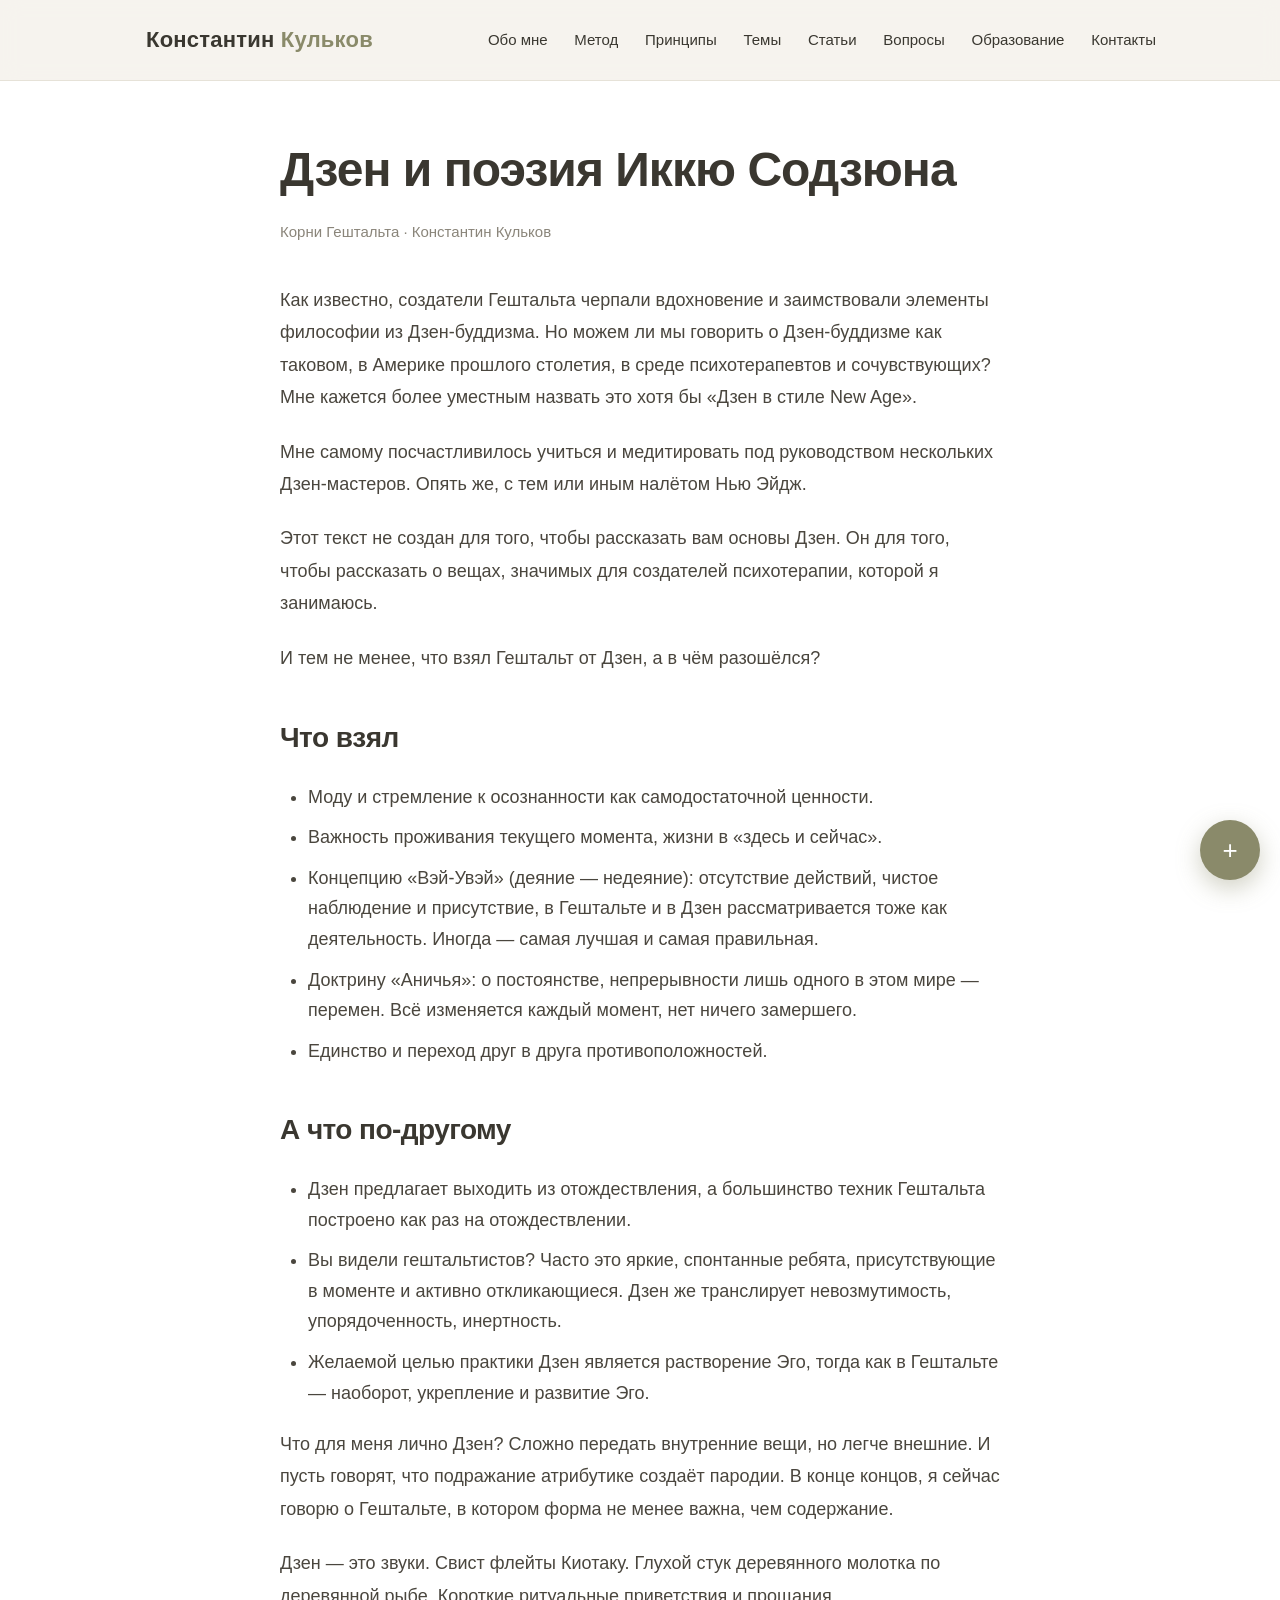
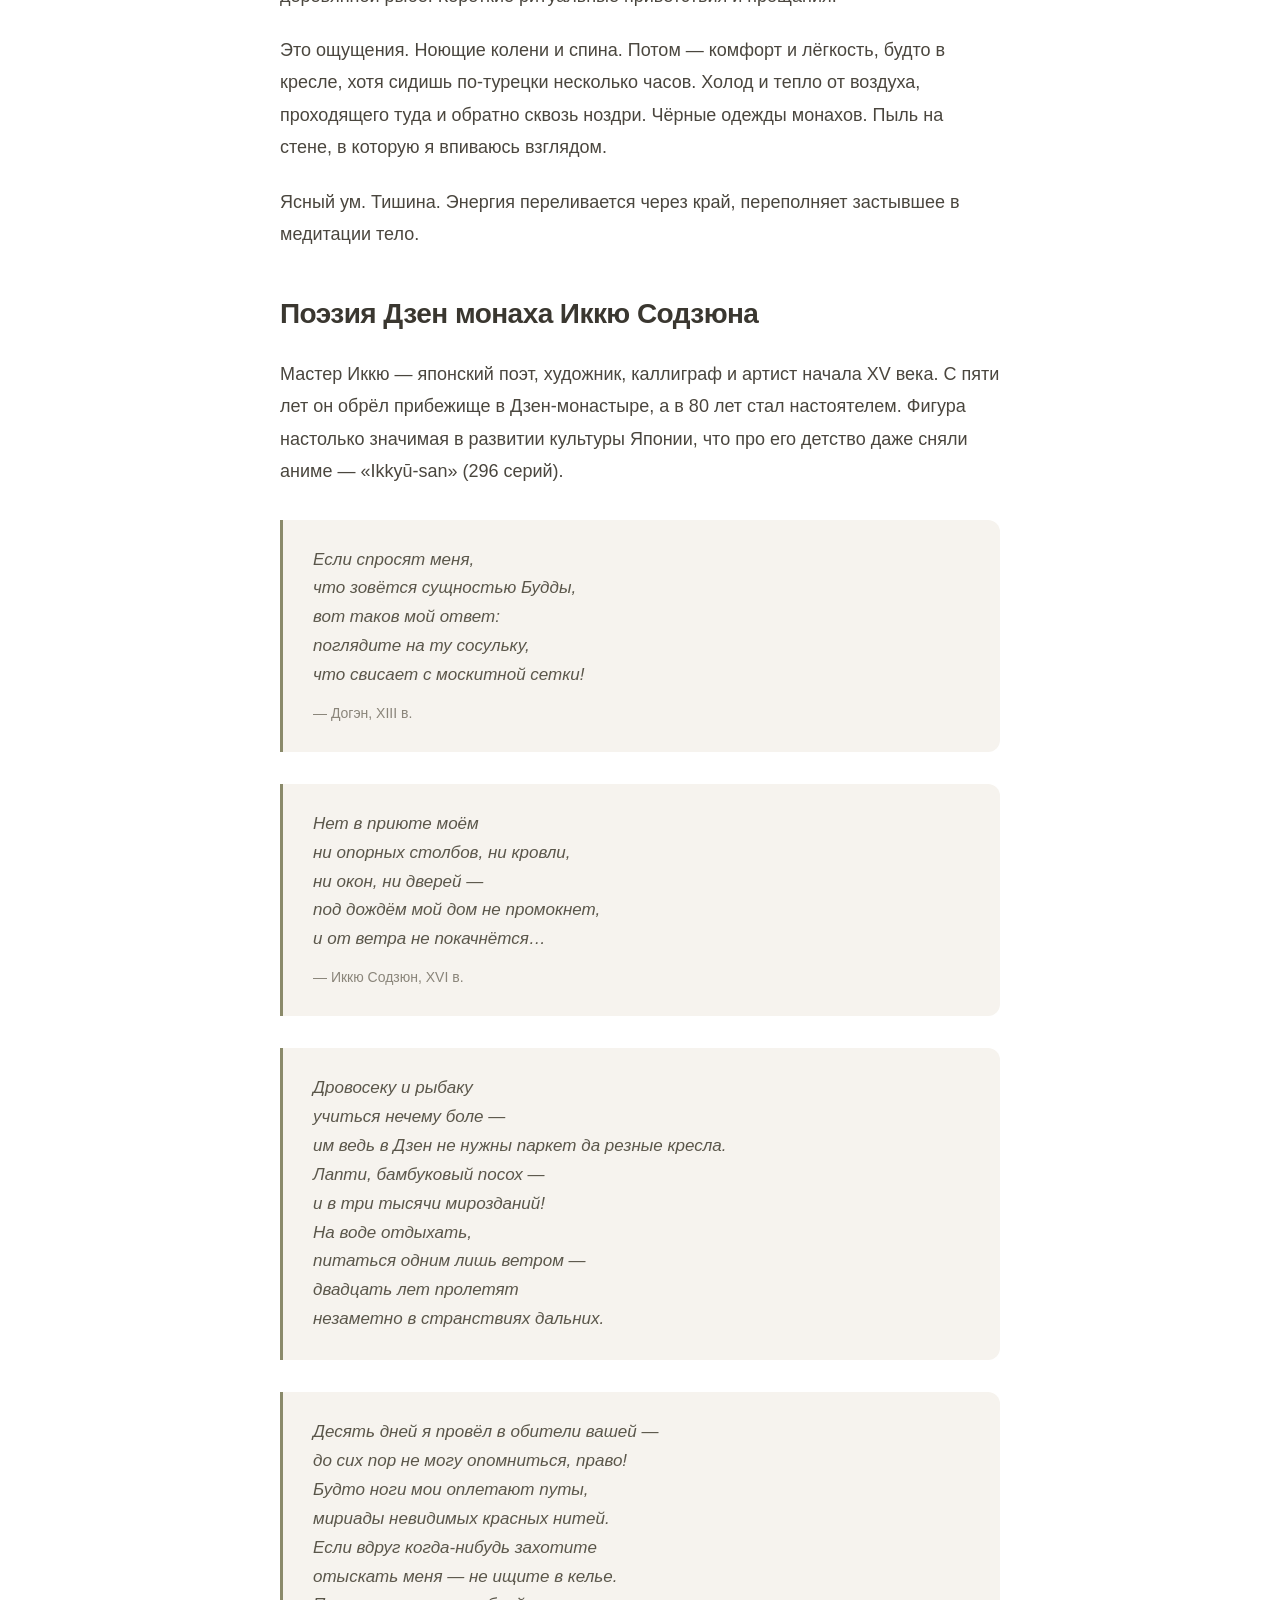
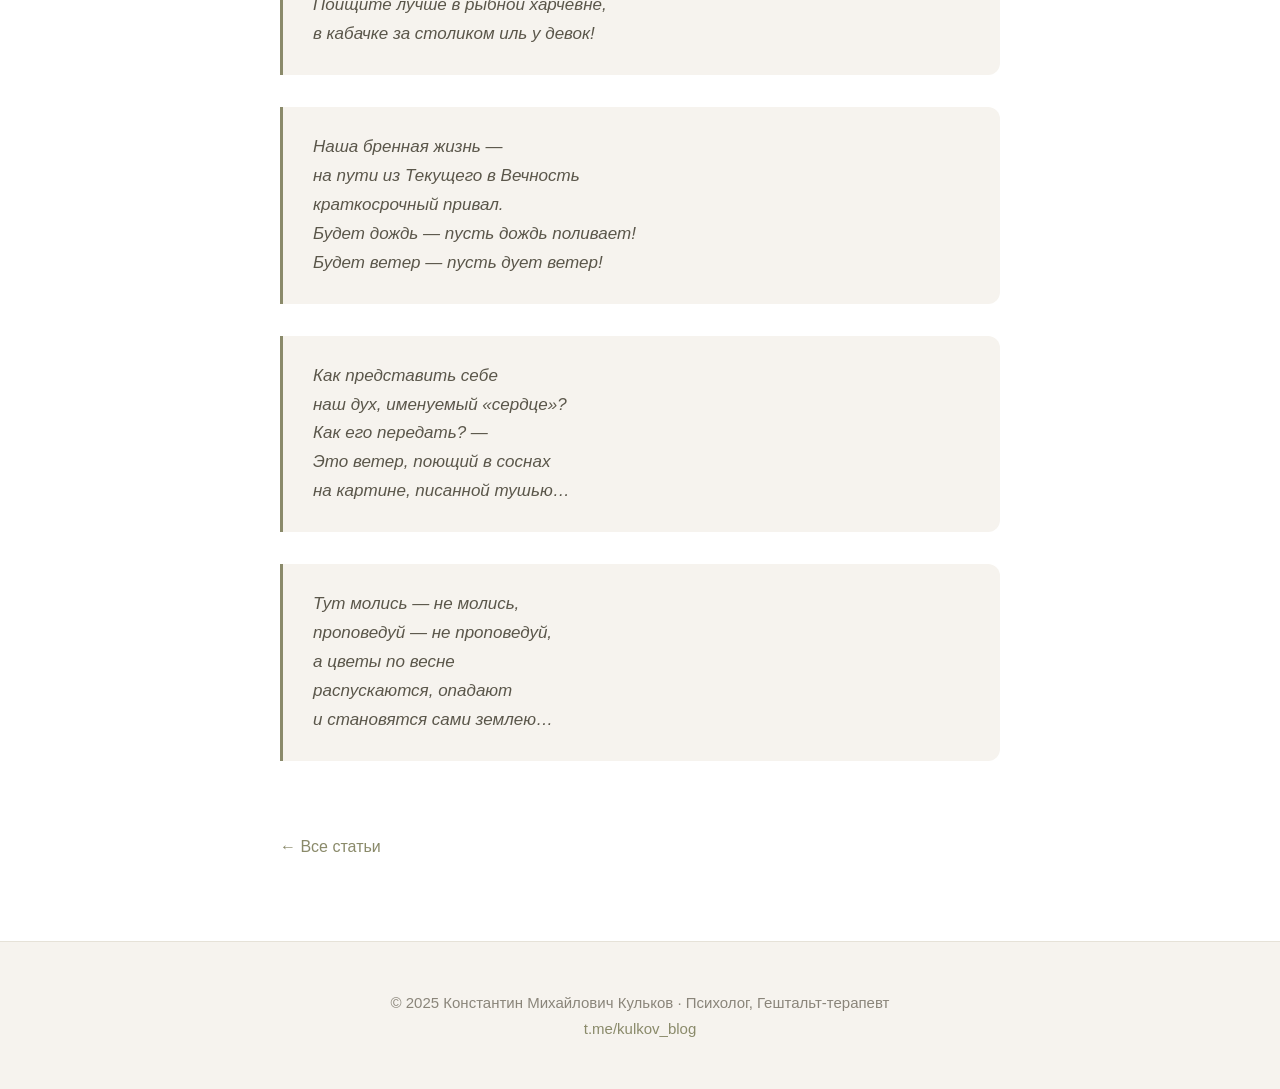
<file: blog-dzen.html>
<!DOCTYPE html>
<html lang="ru">
<head>
<meta charset="UTF-8">
<meta name="viewport" content="width=device-width, initial-scale=1.0">
<title>Дзен и поэзия Иккю Содзюна — Константин Кульков</title>
<meta name="description" content="Что Гештальт взял от Дзен — и в чём с ним разошёлся. Поэзия дзен-монаха Иккю Содзюна.">
<link rel="stylesheet" href="style.css">
</head>
<body>

<header>
  <div class="container">
    <nav>
      <a href="index.html" class="logo">Константин <span>Кульков</span></a>
      <div class="nav-links">
        <a href="index.html#about">Обо мне</a>
        <a href="index.html#how">Метод</a>
        <a href="index.html#principles">Принципы</a>
        <a href="index.html#services">Темы</a>
        <a href="index.html#blog">Статьи</a>
        <a href="index.html#faq">Вопросы</a>
        <a href="index.html#education">Образование</a>
        <a href="index.html#contact">Контакты</a>
      </div>
    </nav>
  </div>
</header>

<article class="article">
  <div class="container">
    <div class="article-inner">
      <h1>Дзен и поэзия Иккю Содзюна</h1>
      <div class="article-meta">Корни Гештальта · Константин Кульков</div>

      <div class="article-content">
        <p>Как известно, создатели Гештальта черпали вдохновение и заимствовали элементы философии из Дзен-буддизма. Но можем ли мы говорить о Дзен-буддизме как таковом, в Америке прошлого столетия, в среде психотерапевтов и сочувствующих? Мне кажется более уместным назвать это хотя бы «Дзен в стиле New Age».</p>

        <p>Мне самому посчастливилось учиться и медитировать под руководством нескольких Дзен-мастеров. Опять же, с тем или иным налётом Нью Эйдж.</p>

        <p>Этот текст не создан для того, чтобы рассказать вам основы Дзен. Он для того, чтобы рассказать о вещах, значимых для создателей психотерапии, которой я занимаюсь.</p>

        <p>И тем не менее, что взял Гештальт от Дзен, а в чём разошёлся?</p>

        <h2>Что взял</h2>
        <ul>
          <li>Моду и стремление к осознанности как самодостаточной ценности.</li>
          <li>Важность проживания текущего момента, жизни в «здесь и сейчас».</li>
          <li>Концепцию «Вэй-Увэй» (деяние — недеяние): отсутствие действий, чистое наблюдение и присутствие, в Гештальте и в Дзен рассматривается тоже как деятельность. Иногда — самая лучшая и самая правильная.</li>
          <li>Доктрину «Аничья»: о постоянстве, непрерывности лишь одного в этом мире — перемен. Всё изменяется каждый момент, нет ничего замершего.</li>
          <li>Единство и переход друг в друга противоположностей.</li>
        </ul>

        <h2>А что по-другому</h2>
        <ul>
          <li>Дзен предлагает выходить из отождествления, а большинство техник Гештальта построено как раз на отождествлении.</li>
          <li>Вы видели гештальтистов? Часто это яркие, спонтанные ребята, присутствующие в моменте и активно откликающиеся. Дзен же транслирует невозмутимость, упорядоченность, инертность.</li>
          <li>Желаемой целью практики Дзен является растворение Эго, тогда как в Гештальте — наоборот, укрепление и развитие Эго.</li>
        </ul>

        <p>Что для меня лично Дзен? Сложно передать внутренние вещи, но легче внешние. И пусть говорят, что подражание атрибутике создаёт пародии. В конце концов, я сейчас говорю о Гештальте, в котором форма не менее важна, чем содержание.</p>

        <p>Дзен — это звуки. Свист флейты Киотаку. Глухой стук деревянного молотка по деревянной рыбе. Короткие ритуальные приветствия и прощания.</p>

        <p>Это ощущения. Ноющие колени и спина. Потом — комфорт и лёгкость, будто в кресле, хотя сидишь по-турецки несколько часов. Холод и тепло от воздуха, проходящего туда и обратно сквозь ноздри. Чёрные одежды монахов. Пыль на стене, в которую я впиваюсь взглядом.</p>

        <p>Ясный ум. Тишина. Энергия переливается через край, переполняет застывшее в медитации тело.</p>

        <h2>Поэзия Дзен монаха Иккю Содзюна</h2>

        <p>Мастер Иккю — японский поэт, художник, каллиграф и артист начала XV века. С пяти лет он обрёл прибежище в Дзен-монастыре, а в 80 лет стал настоятелем. Фигура настолько значимая в развитии культуры Японии, что про его детство даже сняли аниме — «Ikkyū-san» (296 серий).</p>

        <blockquote>
          Если спросят меня,<br>
          что зовётся сущностью Будды,<br>
          вот таков мой ответ:<br>
          поглядите на ту сосульку,<br>
          что свисает с москитной сетки!<br>
          <span style="display:block; margin-top:12px; font-style:normal; font-size:14px; color:#8a857a;">— Догэн, XIII в.</span>
        </blockquote>

        <blockquote>
          Нет в приюте моём<br>
          ни опорных столбов, ни кровли,<br>
          ни окон, ни дверей —<br>
          под дождём мой дом не промокнет,<br>
          и от ветра не покачнётся…<br>
          <span style="display:block; margin-top:12px; font-style:normal; font-size:14px; color:#8a857a;">— Иккю Содзюн, XVI в.</span>
        </blockquote>

        <blockquote>
          Дровосеку и рыбаку<br>
          учиться нечему боле —<br>
          им ведь в Дзен не нужны паркет да резные кресла.<br>
          Лапти, бамбуковый посох —<br>
          и в три тысячи мирозданий!<br>
          На воде отдыхать,<br>
          питаться одним лишь ветром —<br>
          двадцать лет пролетят<br>
          незаметно в странствиях дальних.
        </blockquote>

        <blockquote>
          Десять дней я провёл в обители вашей —<br>
          до сих пор не могу опомниться, право!<br>
          Будто ноги мои оплетают путы,<br>
          мириады невидимых красных нитей.<br>
          Если вдруг когда-нибудь захотите<br>
          отыскать меня — не ищите в келье.<br>
          Поищите лучше в рыбной харчевне,<br>
          в кабачке за столиком иль у девок!
        </blockquote>

        <blockquote>
          Наша бренная жизнь —<br>
          на пути из Текущего в Вечность<br>
          краткосрочный привал.<br>
          Будет дождь — пусть дождь поливает!<br>
          Будет ветер — пусть дует ветер!
        </blockquote>

        <blockquote>
          Как представить себе<br>
          наш дух, именуемый «сердце»?<br>
          Как его передать? —<br>
          Это ветер, поющий в соснах<br>
          на картине, писанной тушью…
        </blockquote>

        <blockquote>
          Тут молись — не молись,<br>
          проповедуй — не проповедуй,<br>
          а цветы по весне<br>
          распускаются, опадают<br>
          и становятся сами землею…
        </blockquote>

        <a href="index.html#blog" class="article-back">← Все статьи</a>
      </div>
    </div>
  </div>
</article>

<footer>
  <div class="container">
    © 2025 Константин Михайлович Кульков · Психолог, Гештальт-терапевт<br>
    <a href="https://t.me/kulkov_blog" target="_blank">t.me/kulkov_blog</a>
  </div>
</footer>

<div class="float-nav" id="floatNav">
  <div class="float-nav-menu">
    <a href="index.html#about">Обо мне</a>
    <a href="index.html#how">Метод</a>
    <a href="index.html#principles">Принципы</a>
    <a href="index.html#services">Темы</a>
    <a href="index.html#blog">Статьи</a>
    <a href="index.html#faq">Вопросы</a>
    <a href="index.html#education">Образование</a>
    <a href="index.html#contact">Контакты</a>
  </div>
  <button class="float-nav-toggle" aria-label="Меню навигации">+</button>
</div>

<script src="script.js"></script>

</body>
</html>
</file>
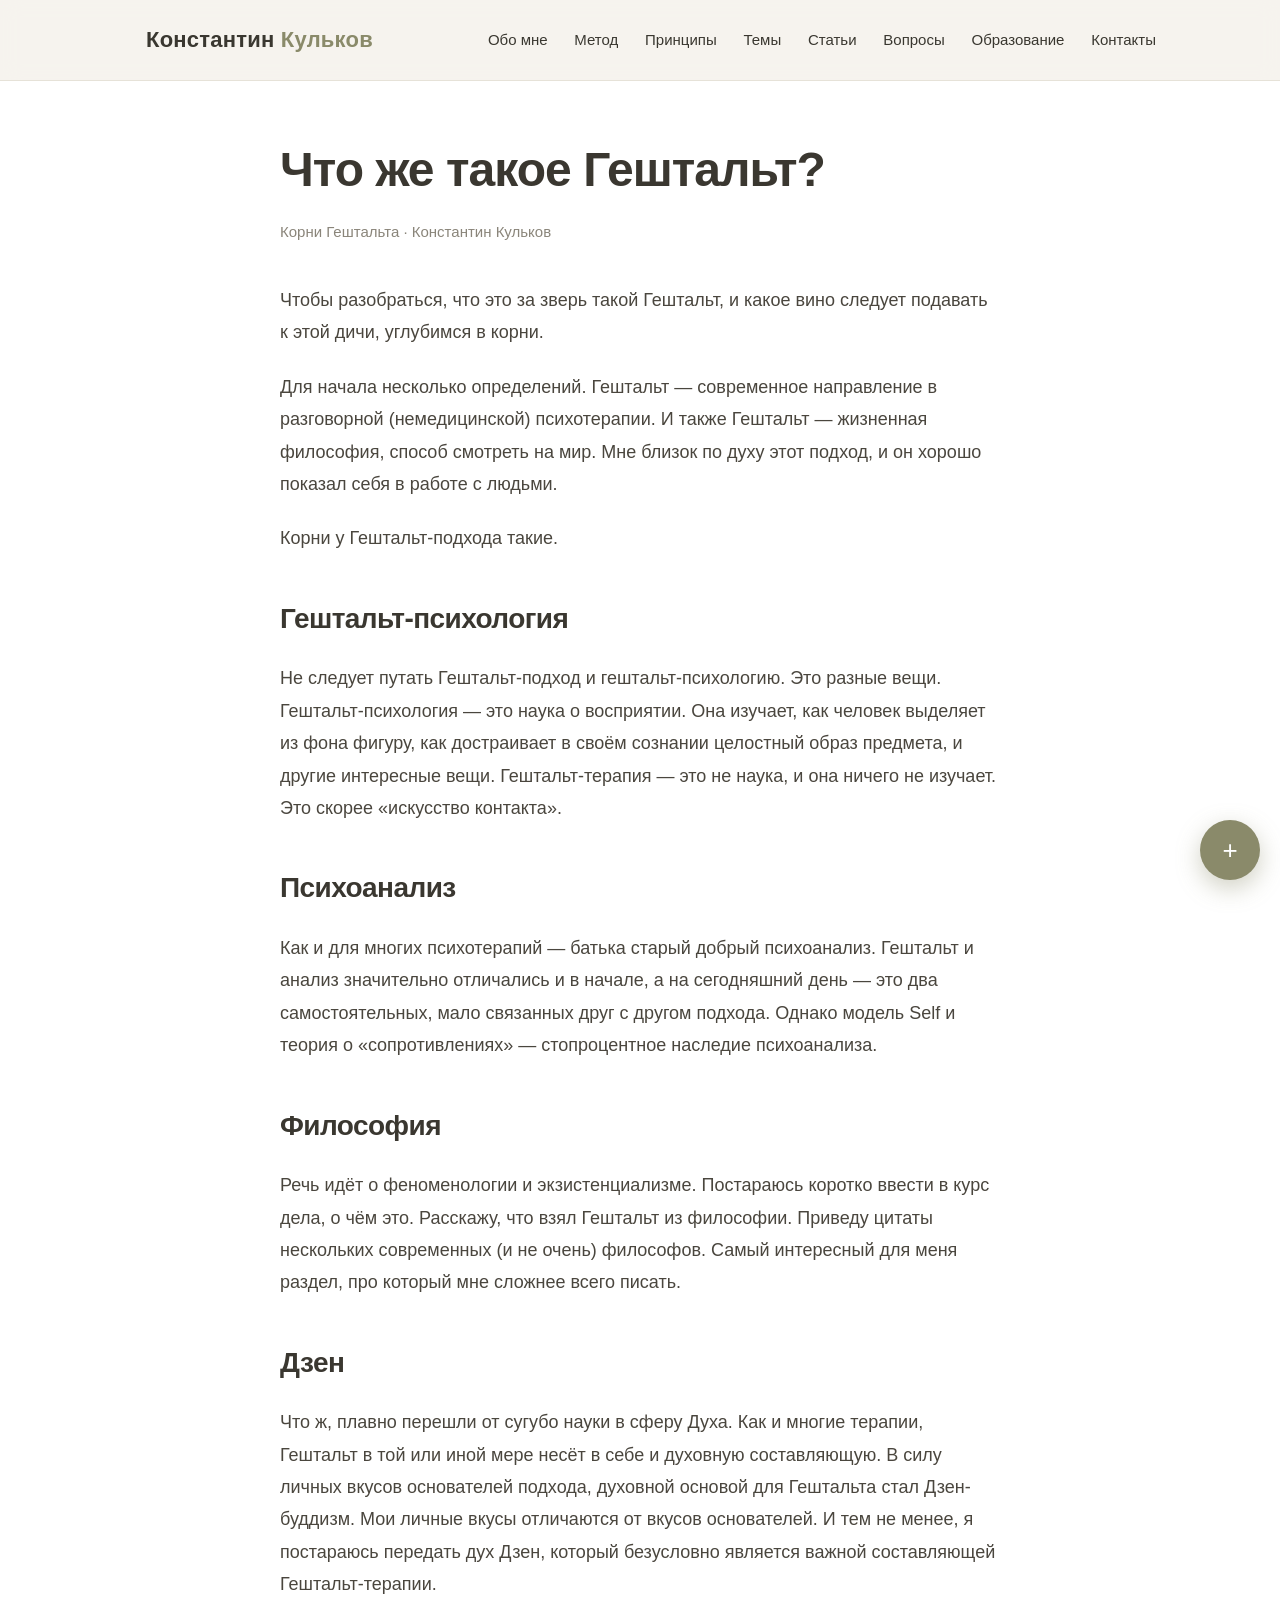
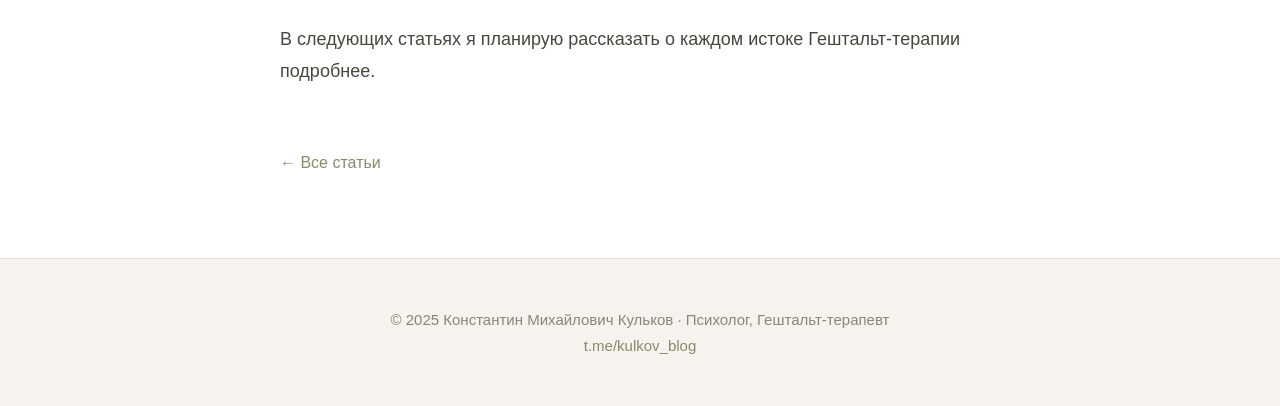
<file: blog-geshtalt.html>
<!DOCTYPE html>
<html lang="ru">
<head>
<meta charset="UTF-8">
<meta name="viewport" content="width=device-width, initial-scale=1.0">
<title>Что же такое Гештальт? — Константин Кульков</title>
<meta name="description" content="Разбираемся, откуда растёт Гештальт-подход: гештальт-психология, психоанализ, философия и Дзен.">
<link rel="stylesheet" href="style.css">
</head>
<body>

<header>
  <div class="container">
    <nav>
      <a href="index.html" class="logo">Константин <span>Кульков</span></a>
      <div class="nav-links">
        <a href="index.html#about">Обо мне</a>
        <a href="index.html#how">Метод</a>
        <a href="index.html#principles">Принципы</a>
        <a href="index.html#services">Темы</a>
        <a href="index.html#blog">Статьи</a>
        <a href="index.html#faq">Вопросы</a>
        <a href="index.html#education">Образование</a>
        <a href="index.html#contact">Контакты</a>
      </div>
    </nav>
  </div>
</header>

<article class="article">
  <div class="container">
    <div class="article-inner">
      <h1>Что же такое Гештальт?</h1>
      <div class="article-meta">Корни Гештальта · Константин Кульков</div>

      <div class="article-content">
        <p>Чтобы разобраться, что это за зверь такой Гештальт, и какое вино следует подавать к этой дичи, углубимся в корни.</p>

        <p>Для начала несколько определений. Гештальт — современное направление в разговорной (немедицинской) психотерапии. И также Гештальт — жизненная философия, способ смотреть на мир. Мне близок по духу этот подход, и он хорошо показал себя в работе с людьми.</p>

        <p>Корни у Гештальт-подхода такие.</p>

        <h2>Гештальт-психология</h2>
        <p>Не следует путать Гештальт-подход и гештальт-психологию. Это разные вещи. Гештальт-психология — это наука о восприятии. Она изучает, как человек выделяет из фона фигуру, как достраивает в своём сознании целостный образ предмета, и другие интересные вещи. Гештальт-терапия — это не наука, и она ничего не изучает. Это скорее «искусство контакта».</p>

        <h2>Психоанализ</h2>
        <p>Как и для многих психотерапий — батька старый добрый психоанализ. Гештальт и анализ значительно отличались и в начале, а на сегодняшний день — это два самостоятельных, мало связанных друг с другом подхода. Однако модель Self и теория о «сопротивлениях» — стопроцентное наследие психоанализа.</p>

        <h2>Философия</h2>
        <p>Речь идёт о феноменологии и экзистенциализме. Постараюсь коротко ввести в курс дела, о чём это. Расскажу, что взял Гештальт из философии. Приведу цитаты нескольких современных (и не очень) философов. Самый интересный для меня раздел, про который мне сложнее всего писать.</p>

        <h2>Дзен</h2>
        <p>Что ж, плавно перешли от сугубо науки в сферу Духа. Как и многие терапии, Гештальт в той или иной мере несёт в себе и духовную составляющую. В силу личных вкусов основателей подхода, духовной основой для Гештальта стал Дзен-буддизм. Мои личные вкусы отличаются от вкусов основателей. И тем не менее, я постараюсь передать дух Дзен, который безусловно является важной составляющей Гештальт-терапии.</p>

        <p>В следующих статьях я планирую рассказать о каждом истоке Гештальт-терапии подробнее.</p>

        <a href="index.html#blog" class="article-back">← Все статьи</a>
      </div>
    </div>
  </div>
</article>

<footer>
  <div class="container">
    © 2025 Константин Михайлович Кульков · Психолог, Гештальт-терапевт<br>
    <a href="https://t.me/kulkov_blog" target="_blank">t.me/kulkov_blog</a>
  </div>
</footer>

<!-- Плавающая навигация -->
<div class="float-nav" id="floatNav">
  <div class="float-nav-menu">
    <a href="index.html#about">Обо мне</a>
    <a href="index.html#how">Метод</a>
    <a href="index.html#principles">Принципы</a>
    <a href="index.html#services">Темы</a>
    <a href="index.html#blog">Статьи</a>
    <a href="index.html#faq">Вопросы</a>
    <a href="index.html#education">Образование</a>
    <a href="index.html#contact">Контакты</a>
  </div>
  <button class="float-nav-toggle" aria-label="Меню навигации">+</button>
</div>

<script src="script.js"></script>

</body>
</html>
</file>
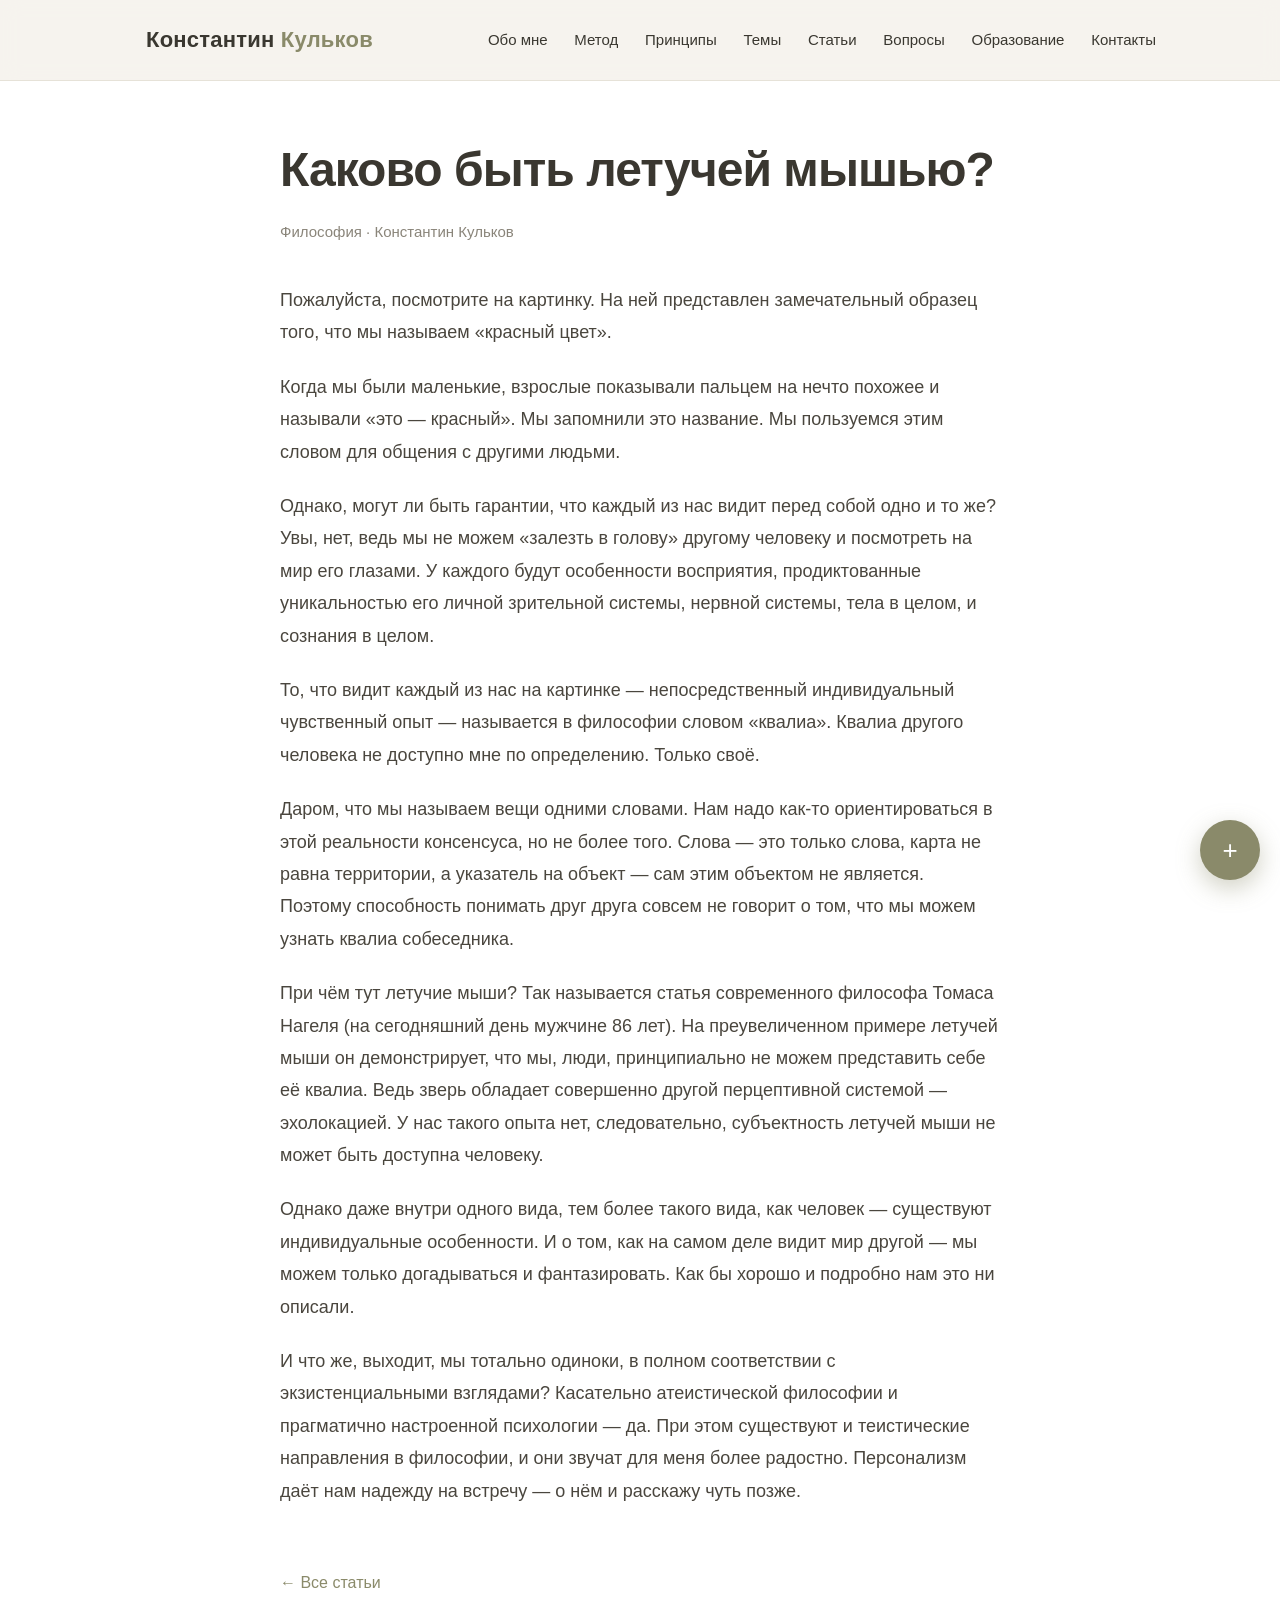
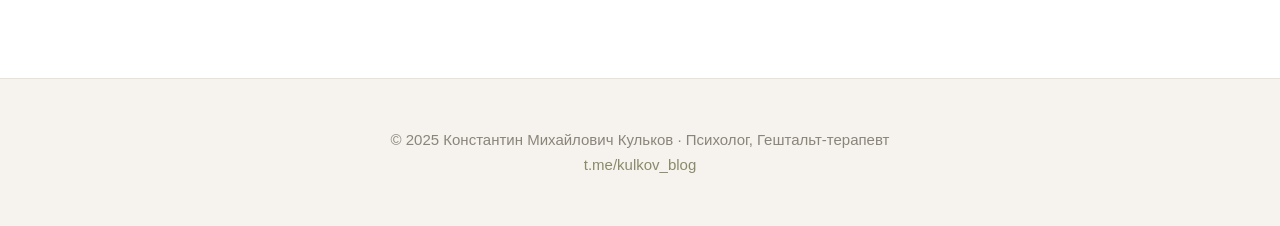
<file: blog-mysh.html>
<!DOCTYPE html>
<html lang="ru">
<head>
<meta charset="UTF-8">
<meta name="viewport" content="width=device-width, initial-scale=1.0">
<title>Каково быть летучей мышью? — Константин Кульков</title>
<meta name="description" content="О квалиа, феноменологии и том, почему мы никогда не узнаем, как видит мир другой.">
<link rel="stylesheet" href="style.css">
</head>
<body>

<header>
  <div class="container">
    <nav>
      <a href="index.html" class="logo">Константин <span>Кульков</span></a>
      <div class="nav-links">
        <a href="index.html#about">Обо мне</a>
        <a href="index.html#how">Метод</a>
        <a href="index.html#principles">Принципы</a>
        <a href="index.html#services">Темы</a>
        <a href="index.html#blog">Статьи</a>
        <a href="index.html#faq">Вопросы</a>
        <a href="index.html#education">Образование</a>
        <a href="index.html#contact">Контакты</a>
      </div>
    </nav>
  </div>
</header>

<article class="article">
  <div class="container">
    <div class="article-inner">
      <h1>Каково быть летучей мышью?</h1>
      <div class="article-meta">Философия · Константин Кульков</div>

      <div class="article-content">
        <p>Пожалуйста, посмотрите на картинку. На ней представлен замечательный образец того, что мы называем «красный цвет».</p>

        <p>Когда мы были маленькие, взрослые показывали пальцем на нечто похожее и называли «это — красный». Мы запомнили это название. Мы пользуемся этим словом для общения с другими людьми.</p>

        <p>Однако, могут ли быть гарантии, что каждый из нас видит перед собой одно и то же? Увы, нет, ведь мы не можем «залезть в голову» другому человеку и посмотреть на мир его глазами. У каждого будут особенности восприятия, продиктованные уникальностью его личной зрительной системы, нервной системы, тела в целом, и сознания в целом.</p>

        <p>То, что видит каждый из нас на картинке — непосредственный индивидуальный чувственный опыт — называется в философии словом «квалиа». Квалиа другого человека не доступно мне по определению. Только своё.</p>

        <p>Даром, что мы называем вещи одними словами. Нам надо как-то ориентироваться в этой реальности консенсуса, но не более того. Слова — это только слова, карта не равна территории, а указатель на объект — сам этим объектом не является. Поэтому способность понимать друг друга совсем не говорит о том, что мы можем узнать квалиа собеседника.</p>

        <p>При чём тут летучие мыши? Так называется статья современного философа Томаса Нагеля (на сегодняшний день мужчине 86 лет). На преувеличенном примере летучей мыши он демонстрирует, что мы, люди, принципиально не можем представить себе её квалиа. Ведь зверь обладает совершенно другой перцептивной системой — эхолокацией. У нас такого опыта нет, следовательно, субъектность летучей мыши не может быть доступна человеку.</p>

        <p>Однако даже внутри одного вида, тем более такого вида, как человек — существуют индивидуальные особенности. И о том, как на самом деле видит мир другой — мы можем только догадываться и фантазировать. Как бы хорошо и подробно нам это ни описали.</p>

        <p>И что же, выходит, мы тотально одиноки, в полном соответствии с экзистенциальными взглядами? Касательно атеистической философии и прагматично настроенной психологии — да. При этом существуют и теистические направления в философии, и они звучат для меня более радостно. Персонализм даёт нам надежду на встречу — о нём и расскажу чуть позже.</p>

        <a href="index.html#blog" class="article-back">← Все статьи</a>
      </div>
    </div>
  </div>
</article>

<footer>
  <div class="container">
    © 2025 Константин Михайлович Кульков · Психолог, Гештальт-терапевт<br>
    <a href="https://t.me/kulkov_blog" target="_blank">t.me/kulkov_blog</a>
  </div>
</footer>

<div class="float-nav" id="floatNav">
  <div class="float-nav-menu">
    <a href="index.html#about">Обо мне</a>
    <a href="index.html#how">Метод</a>
    <a href="index.html#principles">Принципы</a>
    <a href="index.html#services">Темы</a>
    <a href="index.html#blog">Статьи</a>
    <a href="index.html#faq">Вопросы</a>
    <a href="index.html#education">Образование</a>
    <a href="index.html#contact">Контакты</a>
  </div>
  <button class="float-nav-toggle" aria-label="Меню навигации">+</button>
</div>

<script src="script.js"></script>

</body>
</html>
</file>
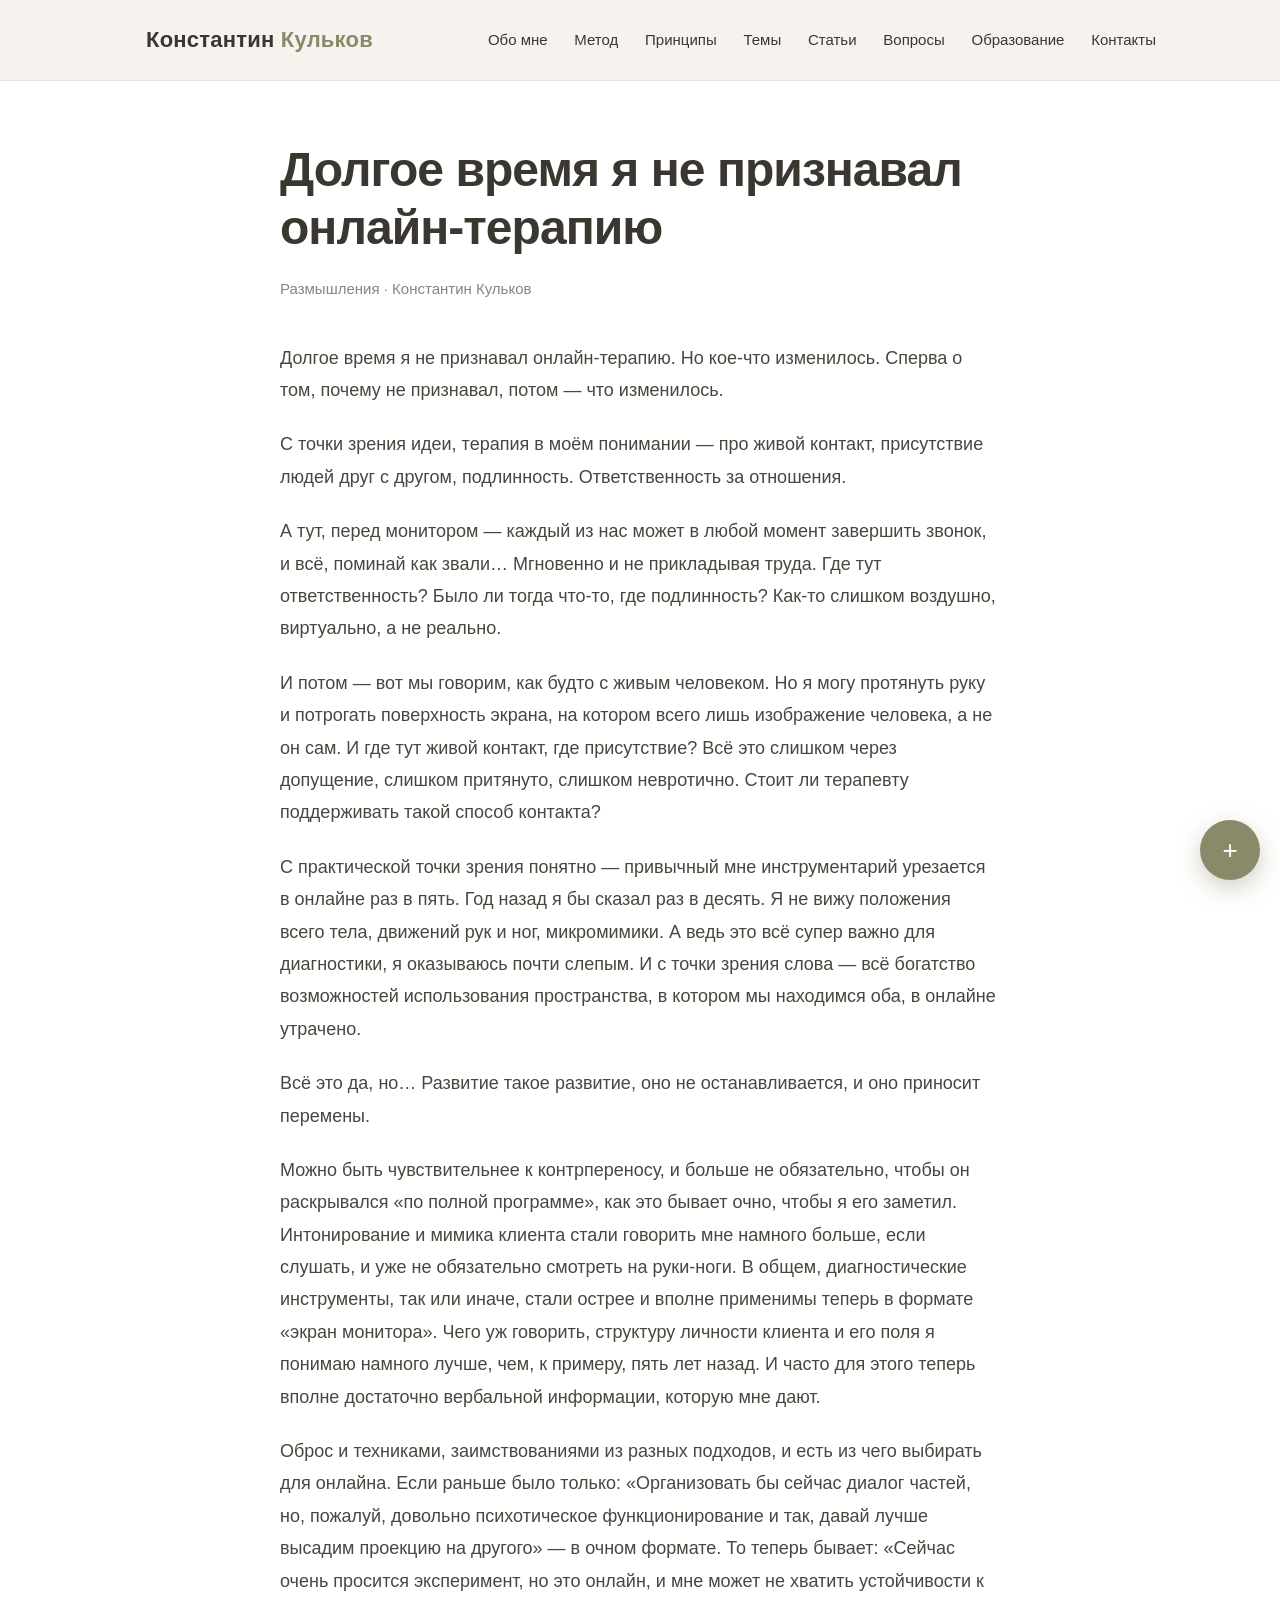
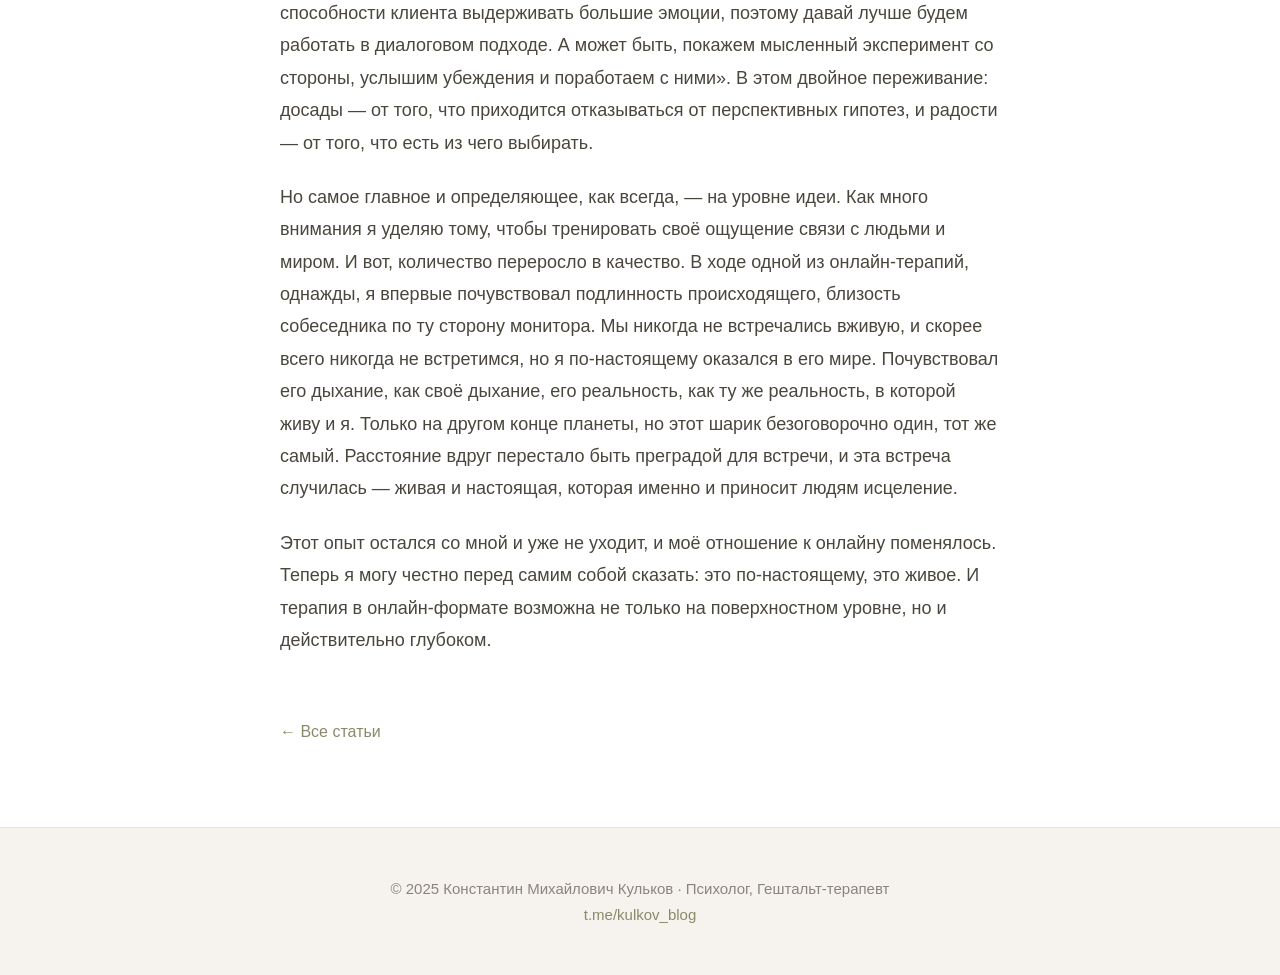
<file: blog-online.html>
<!DOCTYPE html>
<html lang="ru">
<head>
<meta charset="UTF-8">
<meta name="viewport" content="width=device-width, initial-scale=1.0">
<title>Долгое время я не признавал онлайн-терапию — Константин Кульков</title>
<meta name="description" content="Как я менял своё отношение к работе через экран — и что в итоге понял.">
<link rel="stylesheet" href="style.css">
</head>
<body>

<header>
  <div class="container">
    <nav>
      <a href="index.html" class="logo">Константин <span>Кульков</span></a>
      <div class="nav-links">
        <a href="index.html#about">Обо мне</a>
        <a href="index.html#how">Метод</a>
        <a href="index.html#principles">Принципы</a>
        <a href="index.html#services">Темы</a>
        <a href="index.html#blog">Статьи</a>
        <a href="index.html#faq">Вопросы</a>
        <a href="index.html#education">Образование</a>
        <a href="index.html#contact">Контакты</a>
      </div>
    </nav>
  </div>
</header>

<article class="article">
  <div class="container">
    <div class="article-inner">
      <h1>Долгое время я не признавал онлайн-терапию</h1>
      <div class="article-meta">Размышления · Константин Кульков</div>

      <div class="article-content">
        <p>Долгое время я не признавал онлайн-терапию. Но кое-что изменилось. Сперва о том, почему не признавал, потом — что изменилось.</p>

        <p>С точки зрения идеи, терапия в моём понимании — про живой контакт, присутствие людей друг с другом, подлинность. Ответственность за отношения.</p>

        <p>А тут, перед монитором — каждый из нас может в любой момент завершить звонок, и всё, поминай как звали… Мгновенно и не прикладывая труда. Где тут ответственность? Было ли тогда что-то, где подлинность? Как-то слишком воздушно, виртуально, а не реально.</p>

        <p>И потом — вот мы говорим, как будто с живым человеком. Но я могу протянуть руку и потрогать поверхность экрана, на котором всего лишь изображение человека, а не он сам. И где тут живой контакт, где присутствие? Всё это слишком через допущение, слишком притянуто, слишком невротично. Стоит ли терапевту поддерживать такой способ контакта?</p>

        <p>С практической точки зрения понятно — привычный мне инструментарий урезается в онлайне раз в пять. Год назад я бы сказал раз в десять. Я не вижу положения всего тела, движений рук и ног, микромимики. А ведь это всё супер важно для диагностики, я оказываюсь почти слепым. И с точки зрения слова — всё богатство возможностей использования пространства, в котором мы находимся оба, в онлайне утрачено.</p>

        <p>Всё это да, но… Развитие такое развитие, оно не останавливается, и оно приносит перемены.</p>

        <p>Можно быть чувствительнее к контрпереносу, и больше не обязательно, чтобы он раскрывался «по полной программе», как это бывает очно, чтобы я его заметил. Интонирование и мимика клиента стали говорить мне намного больше, если слушать, и уже не обязательно смотреть на руки-ноги. В общем, диагностические инструменты, так или иначе, стали острее и вполне применимы теперь в формате «экран монитора». Чего уж говорить, структуру личности клиента и его поля я понимаю намного лучше, чем, к примеру, пять лет назад. И часто для этого теперь вполне достаточно вербальной информации, которую мне дают.</p>

        <p>Оброс и техниками, заимствованиями из разных подходов, и есть из чего выбирать для онлайна. Если раньше было только: «Организовать бы сейчас диалог частей, но, пожалуй, довольно психотическое функционирование и так, давай лучше высадим проекцию на другого» — в очном формате. То теперь бывает: «Сейчас очень просится эксперимент, но это онлайн, и мне может не хватить устойчивости к способности клиента выдерживать большие эмоции, поэтому давай лучше будем работать в диалоговом подходе. А может быть, покажем мысленный эксперимент со стороны, услышим убеждения и поработаем с ними». В этом двойное переживание: досады — от того, что приходится отказываться от перспективных гипотез, и радости — от того, что есть из чего выбирать.</p>

        <p>Но самое главное и определяющее, как всегда, — на уровне идеи. Как много внимания я уделяю тому, чтобы тренировать своё ощущение связи с людьми и миром. И вот, количество переросло в качество. В ходе одной из онлайн-терапий, однажды, я впервые почувствовал подлинность происходящего, близость собеседника по ту сторону монитора. Мы никогда не встречались вживую, и скорее всего никогда не встретимся, но я по-настоящему оказался в его мире. Почувствовал его дыхание, как своё дыхание, его реальность, как ту же реальность, в которой живу и я. Только на другом конце планеты, но этот шарик безоговорочно один, тот же самый. Расстояние вдруг перестало быть преградой для встречи, и эта встреча случилась — живая и настоящая, которая именно и приносит людям исцеление.</p>

        <p>Этот опыт остался со мной и уже не уходит, и моё отношение к онлайну поменялось. Теперь я могу честно перед самим собой сказать: это по-настоящему, это живое. И терапия в онлайн-формате возможна не только на поверхностном уровне, но и действительно глубоком.</p>

        <a href="index.html#blog" class="article-back">← Все статьи</a>
      </div>
    </div>
  </div>
</article>

<footer>
  <div class="container">
    © 2025 Константин Михайлович Кульков · Психолог, Гештальт-терапевт<br>
    <a href="https://t.me/kulkov_blog" target="_blank">t.me/kulkov_blog</a>
  </div>
</footer>

<div class="float-nav" id="floatNav">
  <div class="float-nav-menu">
    <a href="index.html#about">Обо мне</a>
    <a href="index.html#how">Метод</a>
    <a href="index.html#principles">Принципы</a>
    <a href="index.html#services">Темы</a>
    <a href="index.html#blog">Статьи</a>
    <a href="index.html#faq">Вопросы</a>
    <a href="index.html#education">Образование</a>
    <a href="index.html#contact">Контакты</a>
  </div>
  <button class="float-nav-toggle" aria-label="Меню навигации">+</button>
</div>

<script src="script.js"></script>

</body>
</html>
</file>
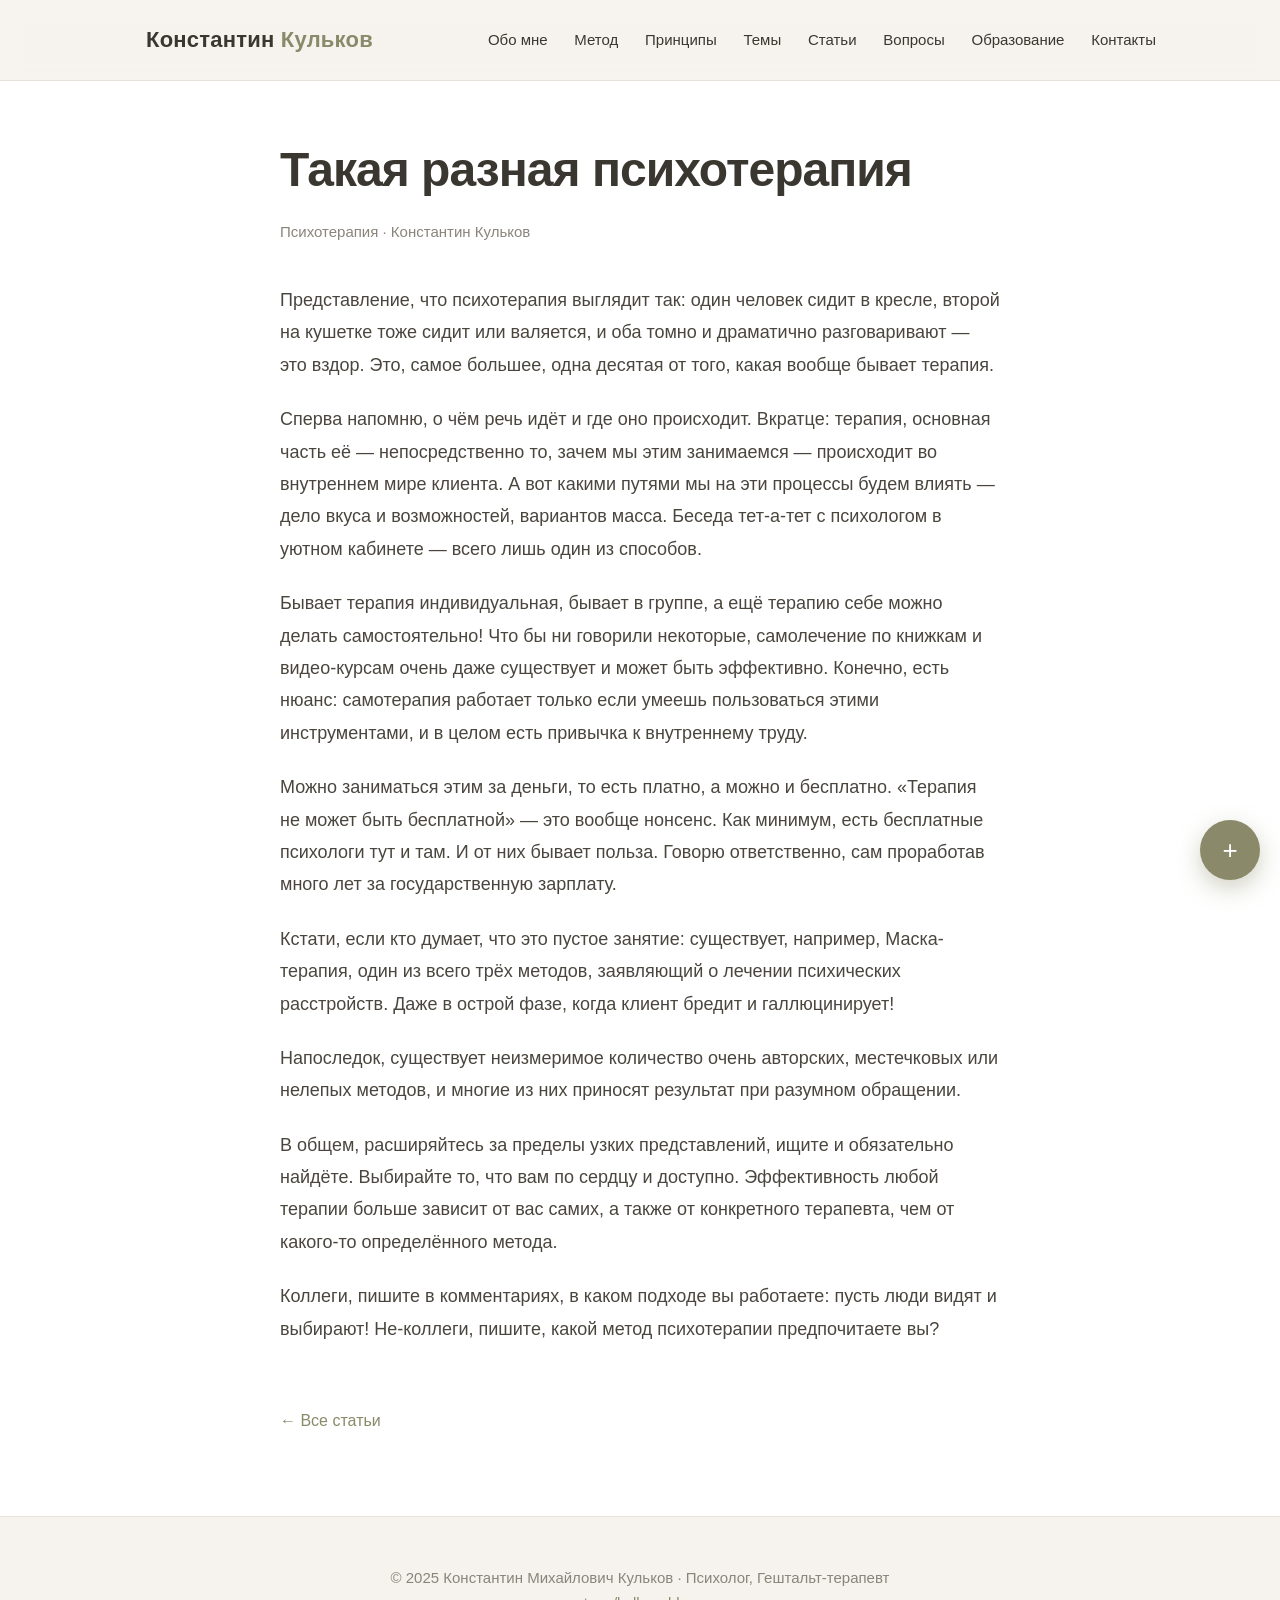
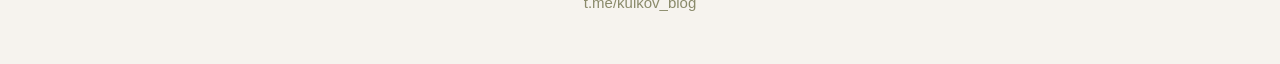
<file: blog-psihoterapiya.html>
<!DOCTYPE html>
<html lang="ru">
<head>
<meta charset="UTF-8">
<meta name="viewport" content="width=device-width, initial-scale=1.0">
<title>Такая разная психотерапия — Константин Кульков</title>
<meta name="description" content="Какой только не бывает психотерапия. Разоблачаем миф о «кушетке и кресле».">
<link rel="stylesheet" href="style.css">
</head>
<body>

<header>
  <div class="container">
    <nav>
      <a href="index.html" class="logo">Константин <span>Кульков</span></a>
      <div class="nav-links">
        <a href="index.html#about">Обо мне</a>
        <a href="index.html#how">Метод</a>
        <a href="index.html#principles">Принципы</a>
        <a href="index.html#services">Темы</a>
        <a href="index.html#blog">Статьи</a>
        <a href="index.html#faq">Вопросы</a>
        <a href="index.html#education">Образование</a>
        <a href="index.html#contact">Контакты</a>
      </div>
    </nav>
  </div>
</header>

<article class="article">
  <div class="container">
    <div class="article-inner">
      <h1>Такая разная психотерапия</h1>
      <div class="article-meta">Психотерапия · Константин Кульков</div>

      <div class="article-content">
        <p>Представление, что психотерапия выглядит так: один человек сидит в кресле, второй на кушетке тоже сидит или валяется, и оба томно и драматично разговаривают — это вздор. Это, самое большее, одна десятая от того, какая вообще бывает терапия.</p>

        <p>Сперва напомню, о чём речь идёт и где оно происходит. Вкратце: терапия, основная часть её — непосредственно то, зачем мы этим занимаемся — происходит во внутреннем мире клиента. А вот какими путями мы на эти процессы будем влиять — дело вкуса и возможностей, вариантов масса. Беседа тет-а-тет с психологом в уютном кабинете — всего лишь один из способов.</p>

        <p>Бывает терапия индивидуальная, бывает в группе, а ещё терапию себе можно делать самостоятельно! Что бы ни говорили некоторые, самолечение по книжкам и видео-курсам очень даже существует и может быть эффективно. Конечно, есть нюанс: самотерапия работает только если умеешь пользоваться этими инструментами, и в целом есть привычка к внутреннему труду.</p>

        <p>Можно заниматься этим за деньги, то есть платно, а можно и бесплатно. «Терапия не может быть бесплатной» — это вообще нонсенс. Как минимум, есть бесплатные психологи тут и там. И от них бывает польза. Говорю ответственно, сам проработав много лет за государственную зарплату.</p>

        <p>Кстати, если кто думает, что это пустое занятие: существует, например, Маска-терапия, один из всего трёх методов, заявляющий о лечении психических расстройств. Даже в острой фазе, когда клиент бредит и галлюцинирует!</p>

        <p>Напоследок, существует неизмеримое количество очень авторских, местечковых или нелепых методов, и многие из них приносят результат при разумном обращении.</p>

        <p>В общем, расширяйтесь за пределы узких представлений, ищите и обязательно найдёте. Выбирайте то, что вам по сердцу и доступно. Эффективность любой терапии больше зависит от вас самих, а также от конкретного терапевта, чем от какого-то определённого метода.</p>

        <p>Коллеги, пишите в комментариях, в каком подходе вы работаете: пусть люди видят и выбирают! Не-коллеги, пишите, какой метод психотерапии предпочитаете вы?</p>

        <a href="index.html#blog" class="article-back">← Все статьи</a>
      </div>
    </div>
  </div>
</article>

<footer>
  <div class="container">
    © 2025 Константин Михайлович Кульков · Психолог, Гештальт-терапевт<br>
    <a href="https://t.me/kulkov_blog" target="_blank">t.me/kulkov_blog</a>
  </div>
</footer>

<div class="float-nav" id="floatNav">
  <div class="float-nav-menu">
    <a href="index.html#about">Обо мне</a>
    <a href="index.html#how">Метод</a>
    <a href="index.html#principles">Принципы</a>
    <a href="index.html#services">Темы</a>
    <a href="index.html#blog">Статьи</a>
    <a href="index.html#faq">Вопросы</a>
    <a href="index.html#education">Образование</a>
    <a href="index.html#contact">Контакты</a>
  </div>
  <button class="float-nav-toggle" aria-label="Меню навигации">+</button>
</div>

<script src="script.js"></script>

</body>
</html>
</file>
<file: style.css>
* { margin: 0; padding: 0; box-sizing: border-box; }
body {
  font-family: -apple-system, BlinkMacSystemFont, 'Segoe UI', Roboto, sans-serif;
  font-weight: 400;
  color: #3a3730;
  line-height: 1.7;
  background: #f6f3ee;
  font-size: 17px;
}
.container { max-width: 1080px; margin: 0 auto; padding: 0 24px; }

/* Шапка */
header {
  position: sticky; top: 0; z-index: 10;
  background: rgba(246,243,238,0.92);
  backdrop-filter: blur(10px);
  border-bottom: 1px solid #e6e2d8;
}
nav {
  display: flex; justify-content: space-between; align-items: center;
  height: 80px;
}
.logo { font-weight: 700; font-size: 22px; letter-spacing: 0.01em; color: #3a3730; text-decoration: none; }
.logo span { color: #8a8a6a; }
.nav-links { display: none; }
@media (min-width: 1000px) { .nav-links { display: block; } }
nav a {
  color: #3a3730; text-decoration: none; margin-left: 22px;
  font-size: 15px; font-weight: 500;
}
nav a:hover { color: #8a8a6a; }

/* Герой */
.hero {
  padding: 100px 0 90px;
  background: linear-gradient(165deg, #efebe3 0%, #f6f3ee 65%);
}
.hero-inner {
  display: grid; grid-template-columns: 1fr; gap: 48px; align-items: center;
}
@media (min-width: 820px) {
  .hero-inner { grid-template-columns: 1.15fr 0.85fr; gap: 64px; }
}
.hero h1 {
  font-size: clamp(38px, 5.5vw, 58px);
  line-height: 1.15; letter-spacing: -0.02em;
  margin-bottom: 24px; font-weight: 600;
}
.hero h1 em { font-style: italic; color: #8a8a6a; font-weight: 600; }
.hero p {
  font-size: clamp(18px, 2.1vw, 21px); color: #6a665c;
  max-width: 560px; margin-bottom: 36px;
  font-weight: 400;
  line-height: 1.6;
}
.btn {
  display: inline-block;
  background: #8a8a6a; color: #fff;
  padding: 18px 40px; border-radius: 40px;
  text-decoration: none; font-weight: 600; font-size: 17px;
  border: none; cursor: pointer;
  transition: transform .15s, box-shadow .15s;
}
.btn:hover { transform: translateY(-2px); box-shadow: 0 12px 28px rgba(138,138,106,.35); }
.btn-ghost {
  background: transparent; color: #8a8a6a;
  border: 2px solid #8a8a6a;
  margin-left: 12px;
}

@media (max-width: 700px) {
  .btn {
    display: block;
    width: 100%;
    text-align: center;
    box-sizing: border-box;
  }
  .btn-ghost {
    margin-left: 0;
    margin-top: 14px;
  }
}
.btn-ghost:hover { box-shadow: none; background: #efebe3; }
.hero-photo {
  background: #efebe3;
  border-radius: 24px;
  display: flex; align-items: center; justify-content: center;
  padding: 16px;
  overflow: hidden;
}
.hero-photo img {
  width: 100%; height: auto; display: block;
  border-radius: 16px;
}

/* Секции */
section { padding: 88px 0; }
h2 {
  font-size: clamp(30px, 4.2vw, 44px);
  text-align: center; margin-bottom: 16px;
  letter-spacing: -0.02em; font-weight: 600;
}
.subtitle {
  text-align: center; color: #8a857a; margin-bottom: 56px;
  font-size: 17px; font-weight: 400;
}

/* Обо мне */
.about-grid { display: grid; grid-template-columns: 1fr; gap: 40px; }
@media (min-width: 820px) {
  .about-grid { grid-template-columns: 1.1fr 0.9fr; gap: 64px; }
}
.about-text p { margin-bottom: 20px; font-size: 18px; color: #4a463e; line-height: 1.75; }
.about-quote {
  margin: 32px 0;
  padding: 26px 30px;
  background: #fff;
  border-left: 3px solid #8a8a6a;
  border-radius: 0 12px 12px 0;
  font-style: italic;
  color: #5a564a;
  font-size: 17px;
  line-height: 1.65;
}
.about-photos {
  display: grid;
  grid-template-columns: 1fr 1fr;
  gap: 16px;
  margin-top: 32px;
}
@media (max-width: 600px) {
  .about-photos {
    grid-template-columns: 1fr;
  }
}
.about-photos div {
  background: #efebe3;
  border-radius: 16px;
  display: flex; align-items: center; justify-content: center;
  padding: 10px;
  overflow: hidden;
}
.about-photos img {
  width: 100%; height: auto; display: block;
  border-radius: 12px;
}
.about-facts {
  background: #fff; border-radius: 24px; padding: 40px 36px;
  border: 1px solid #e6e2d8;
}
.about-facts h3 {
  font-size: 15px; text-transform: uppercase; letter-spacing: 0.12em;
  color: #8a8a6a; margin-bottom: 24px; font-weight: 700;
}
.fact { display: flex; gap: 16px; margin-bottom: 22px; }
.fact:last-child { margin-bottom: 0; }
.fact-icon {
  flex-shrink: 0; width: 44px; height: 44px; border-radius: 12px;
  background: #efebe3; display: flex; align-items: center;
  justify-content: center; font-size: 20px;
}
.fact-text { font-size: 16px; color: #4a463e; line-height: 1.55; }
.fact-text strong { display: block; font-size: 17px; margin-bottom: 3px; color: #3a3730; font-weight: 600; }

/* Как я работаю */
.how { background: #efebe3; }
.how-grid {
  display: grid;
  grid-template-columns: repeat(auto-fit, minmax(280px, 1fr));
  gap: 24px;
}
.how-item {
  background: #fff; border-radius: 18px; padding: 34px 32px;
  border: 1px solid #e6e2d8;
}
.how-item h3 { font-size: 21px; margin-bottom: 12px; font-weight: 600; color: #3a3730; }
.how-item p { color: #6a665c; font-size: 16px; line-height: 1.65; }

/* Принципы */
.principles { background: #fff; }
.principles-grid {
  display: grid; grid-template-columns: 1fr; gap: 24px;
  max-width: 860px; margin: 0 auto;
}
@media (min-width: 720px) { .principles-grid { grid-template-columns: 1fr 1fr; } }
.principle {
  padding: 30px 34px;
  background: #f6f3ee;
  border-radius: 18px;
  border: 1px solid #e6e2d8;
}
.principle h3 { font-size: 20px; margin-bottom: 10px; font-weight: 600; color: #3a3730; }
.principle p { color: #6a665c; font-size: 16px; line-height: 1.65; }

/* Формат */
.format { background: #efebe3; }
.format-grid {
  display: grid;
  grid-template-columns: repeat(auto-fit, minmax(220px, 1fr));
  gap: 24px; max-width: 900px; margin: 0 auto;
}
.format-item {
  text-align: center; padding: 34px 26px;
  background: #fff; border-radius: 18px;
  border: 1px solid #e6e2d8;
}
.format-icon { font-size: 32px; margin-bottom: 14px; display: block; }
.format-item h3 { font-size: 19px; margin-bottom: 8px; font-weight: 600; }
.format-item p { color: #6a665c; font-size: 15px; line-height: 1.6; }

/* Карьера */
.career { background: #fff; }
.timeline {
  max-width: 780px; margin: 0 auto;
  position: relative; padding-left: 32px;
}
.timeline::before {
  content: ""; position: absolute; left: 8px; top: 8px; bottom: 8px;
  width: 2px; background: #d6d0c2;
}
.timeline-item { position: relative; margin-bottom: 40px; }
.timeline-item:last-child { margin-bottom: 0; }
.timeline-item::before {
  content: ""; position: absolute; left: -32px; top: 6px;
  width: 18px; height: 18px; border-radius: 50%;
  background: #fff; border: 3px solid #8a8a6a;
}
.timeline-item.active::before {
  background: #8a8a6a; box-shadow: 0 0 0 5px rgba(138,138,106,.2);
}
.timeline-years {
  font-size: 14px; color: #8a8a6a; letter-spacing: 0.08em;
  font-weight: 700; margin-bottom: 6px;
}
.timeline-item h3 { font-size: 22px; margin-bottom: 4px; font-weight: 600; color: #3a3730; }
.timeline-place {
  font-size: 15px; color: #8a857a; margin-bottom: 8px;
  font-style: italic;
}
.timeline-role { font-size: 16px; color: #4a463e; }

/* С чем работаю */
.services { background: #efebe3; }
.cards {
  display: grid;
  grid-template-columns: repeat(auto-fit, minmax(280px, 1fr));
  gap: 28px;
}
.card {
  background: #fff; border-radius: 20px; padding: 38px 34px;
  border: 1px solid #e6e2d8;
  transition: box-shadow .2s, transform .2s;
}
.card:hover { transform: translateY(-4px); box-shadow: 0 18px 44px rgba(70,70,50,.08); }
.card-num {
  font-size: 14px; color: #8a8a6a; letter-spacing: 0.12em;
  font-weight: 700; margin-bottom: 20px;
}
.card h3 { font-size: 22px; margin-bottom: 14px; font-weight: 600; }
.card p { color: #6a665c; font-size: 16px; line-height: 1.65; }

/* Блог */
.blog { background: #fff; }
.blog-grid {
  display: grid;
  grid-template-columns: repeat(auto-fit, minmax(280px, 1fr));
  gap: 28px;
}
.blog-card {
  background: #f6f3ee; border-radius: 20px; overflow: hidden;
  border: 1px solid #e6e2d8;
  transition: box-shadow .2s, transform .2s;
  text-decoration: none; color: inherit;
  display: block;
}
.blog-card:hover { transform: translateY(-4px); box-shadow: 0 18px 44px rgba(70,70,50,.1); }
.blog-card-body { padding: 30px 30px 34px; }
.blog-tag {
  font-size: 13px; color: #8a8a6a; letter-spacing: 0.1em;
  font-weight: 700; margin-bottom: 12px;
  text-transform: uppercase;
}
.blog-card h3 { font-size: 20px; margin-bottom: 12px; font-weight: 600; line-height: 1.35; }
.blog-card p { color: #6a665c; font-size: 15px; line-height: 1.6; }

/* Страница статьи */
.article { background: #fff; padding: 60px 0 80px; }
.article-inner { max-width: 720px; margin: 0 auto; }
.article h1 {
  font-size: clamp(32px, 5vw, 48px);
  line-height: 1.2; font-weight: 600;
  margin-bottom: 20px; letter-spacing: -0.02em;
}
.article-meta {
  font-size: 15px; color: #8a857a;
  margin-bottom: 40px;
}
.article-content p { font-size: 18px; color: #4a463e; margin-bottom: 22px; line-height: 1.8; }
.article-content h2 { font-size: 28px; text-align: left; margin: 40px 0 20px; font-weight: 600; }
.article-content h3 { font-size: 22px; margin: 32px 0 16px; font-weight: 600; }
.article-content blockquote {
  margin: 32px 0;
  padding: 26px 30px;
  background: #f6f3ee;
  border-left: 3px solid #8a8a6a;
  border-radius: 0 12px 12px 0;
  font-style: italic;
  color: #5a564a;
  font-size: 17px;
}
.article-content ul { margin: 20px 0 20px 28px; }
.article-content li { font-size: 18px; color: #4a463e; margin-bottom: 10px; }
.article-back {
  display: inline-block;
  margin-top: 40px;
  color: #8a8a6a;
  text-decoration: none;
  font-size: 16px;
  font-weight: 500;
}
.article-back:hover { text-decoration: underline; }

/* FAQ */
.faq { background: #efebe3; }
.faq-list { max-width: 860px; margin: 0 auto; }
details.faq-item {
  background: #fff;
  border-radius: 16px;
  border: 1px solid #e6e2d8;
  margin-bottom: 16px;
  overflow: hidden;
}
details.faq-item summary {
  padding: 24px 32px;
  cursor: pointer;
  font-size: 18px;
  font-weight: 600;
  color: #3a3730;
  list-style: none;
  display: flex;
  justify-content: space-between;
  align-items: center;
}
details.faq-item summary::-webkit-details-marker { display: none; }
details.faq-item summary::after {
  content: "+";
  font-size: 26px;
  color: #8a8a6a;
  font-weight: 400;
}
details.faq-item[open] summary::after { content: "−"; }
details.faq-item .faq-content {
  padding: 0 32px 28px;
  font-size: 17px;
  color: #6a665c;
  line-height: 1.7;
}

/* Образование */
.education { background: #fff; }
.edu-summary {
  max-width: 860px; margin: 0 auto 48px;
  background: #f6f3ee; border-radius: 20px;
  padding: 38px 42px;
  border: 1px solid #e6e2d8;
}
.edu-summary ul { list-style: none; }
.edu-summary li {
  position: relative; padding-left: 30px; margin-bottom: 14px;
  font-size: 17px; color: #4a463e;
  line-height: 1.6;
}
.edu-summary li:last-child { margin-bottom: 0; }
.edu-summary li::before {
  content: "✓"; position: absolute; left: 0;
  color: #8a8a6a; font-weight: 700; font-size: 17px;
}
details.edu-details {
  max-width: 860px; margin: 0 auto;
  background: #f6f3ee;
  border-radius: 16px;
  border: 1px solid #e6e2d8;
  overflow: hidden;
}
details.edu-details + details.edu-details { margin-top: 16px; }
details.edu-details summary {
  padding: 24px 32px;
  cursor: pointer;
  font-size: 18px;
  font-weight: 600;
  color: #3a3730;
  list-style: none;
  display: flex;
  justify-content: space-between;
  align-items: center;
}
details.edu-details summary::-webkit-details-marker { display: none; }
details.edu-details summary::after {
  content: "+";
  font-size: 26px;
  color: #8a8a6a;
  font-weight: 400;
}
details.edu-details[open] summary::after { content: "−"; }
details.edu-details .edu-content { padding: 0 32px 32px; }
details.edu-details .edu-content ul { list-style: none; }
details.edu-details .edu-content li {
  position: relative; padding-left: 30px; margin-bottom: 16px;
  font-size: 16px; color: #4a463e;
  line-height: 1.65;
}
details.edu-details .edu-content li:last-child { margin-bottom: 0; }
details.edu-details .edu-content li::before {
  content: "—"; position: absolute; left: 0;
  color: #8a8a6a; font-weight: 700;
}
details.edu-details .edu-content .edu-sub {
  font-size: 16px; color: #8a8a6a; font-weight: 700;
  margin: 24px 0 14px; padding-top: 16px;
  border-top: 1px solid #e6e2d8;
}
details.edu-details .edu-content .edu-sub:first-child {
  border-top: none; margin-top: 0; padding-top: 0;
}

/* Карусель */
.docs-carousel {
  position: relative;
  overflow-x: auto;
  overflow-y: hidden;
  padding: 20px 0 30px;
  scroll-snap-type: x mandatory;
}
.docs-track { display: flex; gap: 20px; padding: 0 4px; }
.doc-slide {
  flex: 0 0 auto;
  width: 280px;
  height: 360px;
  scroll-snap-align: start;
  border-radius: 14px;
  overflow: hidden;
  background: #fff;
  border: 1px solid #e6e2d8;
  box-shadow: 0 6px 20px rgba(70,70,50,.06);
  transition: transform .2s, box-shadow .2s;
}
.doc-slide:hover {
  transform: translateY(-4px);
  box-shadow: 0 14px 36px rgba(70,70,50,.14);
}
.doc-slide img { width: 100%; height: 100%; object-fit: cover; display: block; }
@media (max-width: 600px) {
  .doc-slide { width: 220px; height: 280px; }
}

/* Плавающая навигация */
.float-nav {
  position: fixed;
  right: 20px; bottom: 20px;
  z-index: 100;
}
.float-nav-toggle {
  width: 60px; height: 60px;
  border-radius: 50%;
  background: #8a8a6a;
  color: #fff;
  border: none;
  font-size: 26px;
  cursor: pointer;
  box-shadow: 0 8px 24px rgba(138,138,106,.4);
  transition: transform .2s;
  display: flex; align-items: center; justify-content: center;
}
.float-nav-toggle:hover { transform: scale(1.05); }
.float-nav.open .float-nav-toggle { transform: rotate(45deg); }
.float-nav-menu {
  position: absolute;
  right: 0; bottom: 74px;
  background: #fff;
  border-radius: 16px;
  box-shadow: 0 16px 48px rgba(70,70,50,.15);
  padding: 12px 0;
  min-width: 220px;
  opacity: 0;
  visibility: hidden;
  transform: translateY(10px);
  transition: opacity .2s, transform .2s, visibility .2s;
  border: 1px solid #e6e2d8;
}
.float-nav.open .float-nav-menu {
  opacity: 1; visibility: visible; transform: translateY(0);
}
.float-nav-menu a {
  display: block;
  padding: 12px 26px;
  color: #3a3730;
  text-decoration: none;
  font-size: 16px;
  font-weight: 500;
  transition: background .15s;
}
.float-nav-menu a:hover { background: #f6f3ee; color: #8a8a6a; }

/* Кнопка "наверх" */
.scroll-top {
  position: fixed;
  right: 92px;
  bottom: 20px;
  width: 52px;
  height: 52px;
  border-radius: 50%;
  background: #fff;
  color: #8a8a6a;
  border: 1px solid #e6e2d8;
  cursor: pointer;
  box-shadow: 0 6px 20px rgba(70,70,50,.12);
  display: flex;
  align-items: center;
  justify-content: center;
  font-size: 22px;
  z-index: 100;
  opacity: 0;
  visibility: hidden;
  transition: opacity .25s, visibility .25s, transform .2s;
}
.scroll-top.visible { opacity: 1; visibility: visible; }
.scroll-top:hover { transform: translateY(-3px); color: #6f6f54; }
.scroll-top::before {
  content: "↑";
  font-weight: 700;
}
@media (max-width: 600px) {
  .scroll-top {
    right: 20px;
    bottom: 92px;
    width: 48px;
    height: 48px;
  }
}

/* CTA */
.cta {
  background: #54503f; color: #fff; text-align: center; padding: 96px 0;
}
.cta h2 { color: #fff; }
.cta p { color: #d6d0c2; margin-bottom: 36px; font-size: 18px; line-height: 1.6; }
.cta .btn { background: #fff; color: #54503f; }
.cta .btn:hover { box-shadow: 0 12px 28px rgba(0,0,0,.2); }
.cta-note {
  margin-top: 20px; font-size: 15px; color: #b8b09c;
}
.cta-contacts {
  margin-top: 32px;
  display: flex; flex-wrap: wrap; justify-content: center; gap: 12px;
}
.cta-contacts a {
  color: #fff; text-decoration: none;
  font-size: 16px; font-weight: 500;
  padding: 12px 24px;
  border: 1px solid rgba(255,255,255,.4);
  border-radius: 30px;
  transition: background .15s;
}
.cta-contacts a:hover { background: rgba(255,255,255,.15); }

/* Форма */
.contact-form {
  max-width: 520px;
  margin: 0 auto;
  text-align: left;
  background: rgba(255,255,255,.08);
  padding: 32px;
  border-radius: 20px;
  border: 1px solid rgba(255,255,255,.2);
}
.contact-form label {
  display: block;
  font-size: 15px;
  color: #e6e2d8;
  margin-bottom: 8px;
  font-weight: 500;
}
.contact-form input,
.contact-form textarea {
  width: 100%;
  padding: 14px 16px;
  border-radius: 10px;
  border: 1px solid rgba(255,255,255,.3);
  background: rgba(255,255,255,.95);
  font-family: inherit;
  font-size: 16px;
  margin-bottom: 18px;
  color: #3a3730;
}
.contact-form input:focus,
.contact-form textarea:focus { outline: 2px solid #fff; }
.contact-form textarea { min-height: 100px; resize: vertical; }
.contact-form .btn { width: 100%; background: #fff; color: #54503f; }
.contact-form .checkbox {
  display: flex; align-items: flex-start; gap: 10px;
  font-size: 14px;
  color: #d6d0c2;
  margin-bottom: 20px;
}
.contact-form .checkbox input { width: auto; margin: 3px 0 0; }
.form-success {
  display: none;
  background: rgba(255,255,255,.2);
  padding: 20px;
  border-radius: 14px;
  font-size: 17px;
  color: #fff;
  text-align: center;
}

/* Cookies */
.cookie-banner {
  position: fixed;
  left: 20px; right: 20px; bottom: 20px;
  background: #3a3730;
  color: #fff;
  padding: 20px 24px;
  border-radius: 16px;
  z-index: 200;
  display: flex;
  flex-wrap: wrap;
  gap: 16px;
  align-items: center;
  justify-content: space-between;
  font-size: 15px;
  box-shadow: 0 12px 40px rgba(0,0,0,.3);
  max-width: 720px;
  margin: 0 auto;
}
.cookie-banner.hidden { display: none; }
.cookie-banner a { color: #d6d0c2; }
.cookie-banner button {
  background: #8a8a6a;
  color: #fff;
  border: none;
  padding: 12px 26px;
  border-radius: 30px;
  cursor: pointer;
  font-size: 15px;
  font-weight: 600;
}

/* Футер */
footer {
  padding: 48px 0; text-align: center; color: #8a857a;
  font-size: 15px; border-top: 1px solid #e6e2d8;
}
footer a { color: #8a8a6a; text-decoration: none; font-weight: 500; }
footer a:hover { text-decoration: underline; }


.cta-buttons {
  display: flex;
  flex-wrap: wrap;
  justify-content: center;
  gap: 16px;
  margin-top: 8px;
}

.cta-buttons .btn,
.cta-buttons .btn-ghost {
  margin-left: 0;
}
</file>
